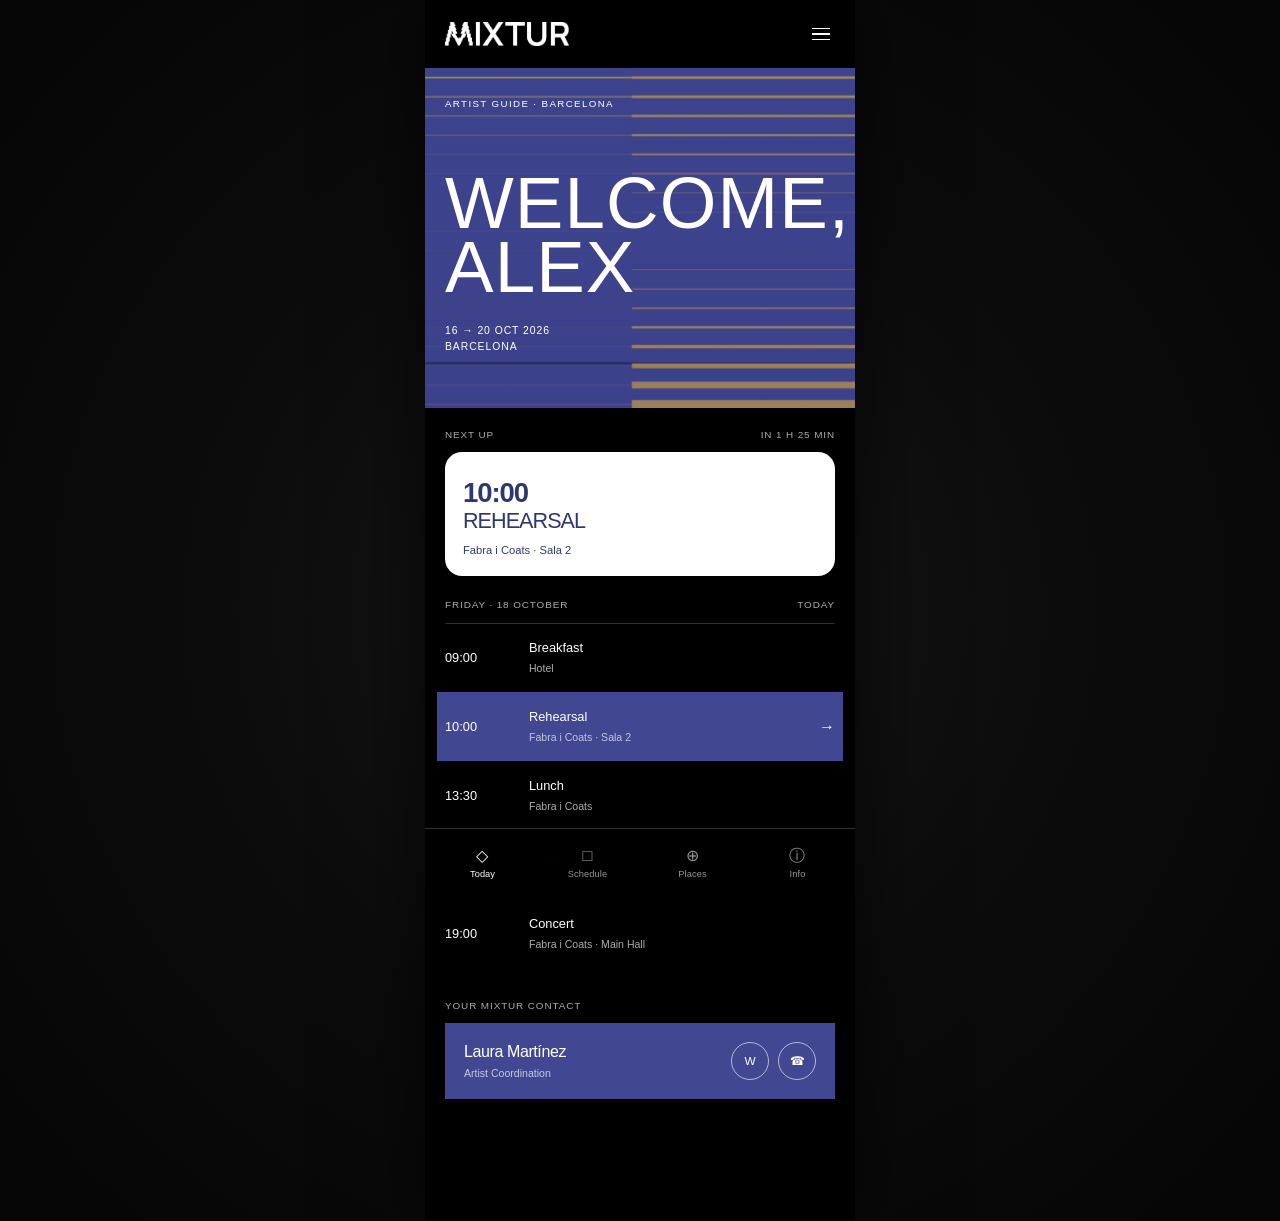
<file: index.html>
<!DOCTYPE html>
<html lang="en">

<head>
  <meta charset="UTF-8">
  <meta name="viewport" content="width=device-width, initial-scale=1.0">
  <meta name="theme-color" content="#000000">

  <title>Mixtur · Artist Guide</title>

  <link rel="stylesheet" href="style.css?v=2">
</head>

<body>

  <main class="app">

    <!-- HEADER -->
    <header class="topbar">

      <img
        src="logo-mixtur.png"
        alt="Mixtur"
        class="mixtur-logo"
      >

      <button
        class="menu-button"
        type="button"
        aria-label="Open menu"
      >
        <span></span>
        <span></span>
        <span></span>
      </button>

    </header>


    <!-- HERO -->
    <section class="hero">

      <div class="hero-overlay"></div>

      <div class="hero-content">

        <p class="eyebrow">
          Artist Guide · Barcelona
        </p>

        <h1 class="welcome">
          Welcome,<br>
          Alex
        </h1>

        <p class="stay-dates">
          16 → 20 OCT 2026<br>
          Barcelona
        </p>

      </div>

    </section>


    <!-- NEXT -->
    <section class="next-section">

      <div class="section-label">
        <span>Next up</span>
        <span>in 1 h 25 min</span>
      </div>

      <article class="next-card">

        <div class="next-card-content">

          <div class="next-time">
            10:00
          </div>

          <div class="next-title">
            Rehearsal
          </div>

          <div class="next-place">
            Fabra i Coats · Sala 2
          </div>

        </div>

      </article>

    </section>


    <!-- TODAY -->
    <section class="today-list">

      <div class="section-label schedule-heading">
        <span>Friday · 18 October</span>
        <span>Today</span>
      </div>


      <article class="today-item">

        <div class="today-time">
          09:00
        </div>

        <div class="today-info">

          <div class="today-title">
            Breakfast
          </div>

          <div class="today-place">
            Hotel
          </div>

        </div>

      </article>


      <article class="today-item highlight">

        <div class="today-time">
          10:00
        </div>

        <div class="today-info">

          <div class="today-title">
            Rehearsal
          </div>

          <div class="today-place">
            Fabra i Coats · Sala 2
          </div>

        </div>

        <div class="today-arrow">
          →
        </div>

      </article>


      <article class="today-item">

        <div class="today-time">
          13:30
        </div>

        <div class="today-info">

          <div class="today-title">
            Lunch
          </div>

          <div class="today-place">
            Fabra i Coats
          </div>

        </div>

      </article>


      <article class="today-item">

        <div class="today-time">
          17:30
        </div>

        <div class="today-info">

          <div class="today-title">
            Call time
          </div>

          <div class="today-place">
            Main Hall
          </div>

        </div>

      </article>


      <article class="today-item">

        <div class="today-time">
          19:00
        </div>

        <div class="today-info">

          <div class="today-title">
            Concert
          </div>

          <div class="today-place">
            Fabra i Coats · Main Hall
          </div>

        </div>

      </article>

    </section>


    <!-- CONTACT -->
    <section class="contact-wrap">

      <div class="section-label">
        <span>Your Mixtur contact</span>
      </div>

      <article class="contact-card">

        <div>

          <div class="contact-name">
            Laura Martínez
          </div>

          <div class="contact-role">
            Artist Coordination
          </div>

        </div>

        <div class="contact-actions">

          <a
            href="#"
            class="contact-action"
            data-contact-whatsapp
            aria-label="WhatsApp Mixtur contact"
          >
            W
          </a>

          <a
            href="#"
            class="contact-action"
            data-contact-call
            aria-label="Call Mixtur contact"
          >
            ☎
          </a>

        </div>

      </article>

    </section>


    <!-- BOTTOM NAV -->
    <nav
      class="bottom-nav"
      aria-label="Main navigation"
    >

      <a
        class="nav-item active"
        href="index.html"
      >
        <span class="nav-symbol">◇</span>
        <span>Today</span>
      </a>

      <a
        class="nav-item"
        href="schedule.html"
      >
        <span class="nav-symbol">□</span>
        <span>Schedule</span>
      </a>

      <a
        class="nav-item"
        href="places.html"
      >
        <span class="nav-symbol">⊕</span>
        <span>Places</span>
      </a>

      <a
        class="nav-item"
        href="info.html"
      >
        <span class="nav-symbol">ⓘ</span>
        <span>Info</span>
      </a>

    </nav>

  </main>


  <script src="venues.js?v=1"></script>
  <script src="script.js?v=30"></script>

</body>

</html>
</file>
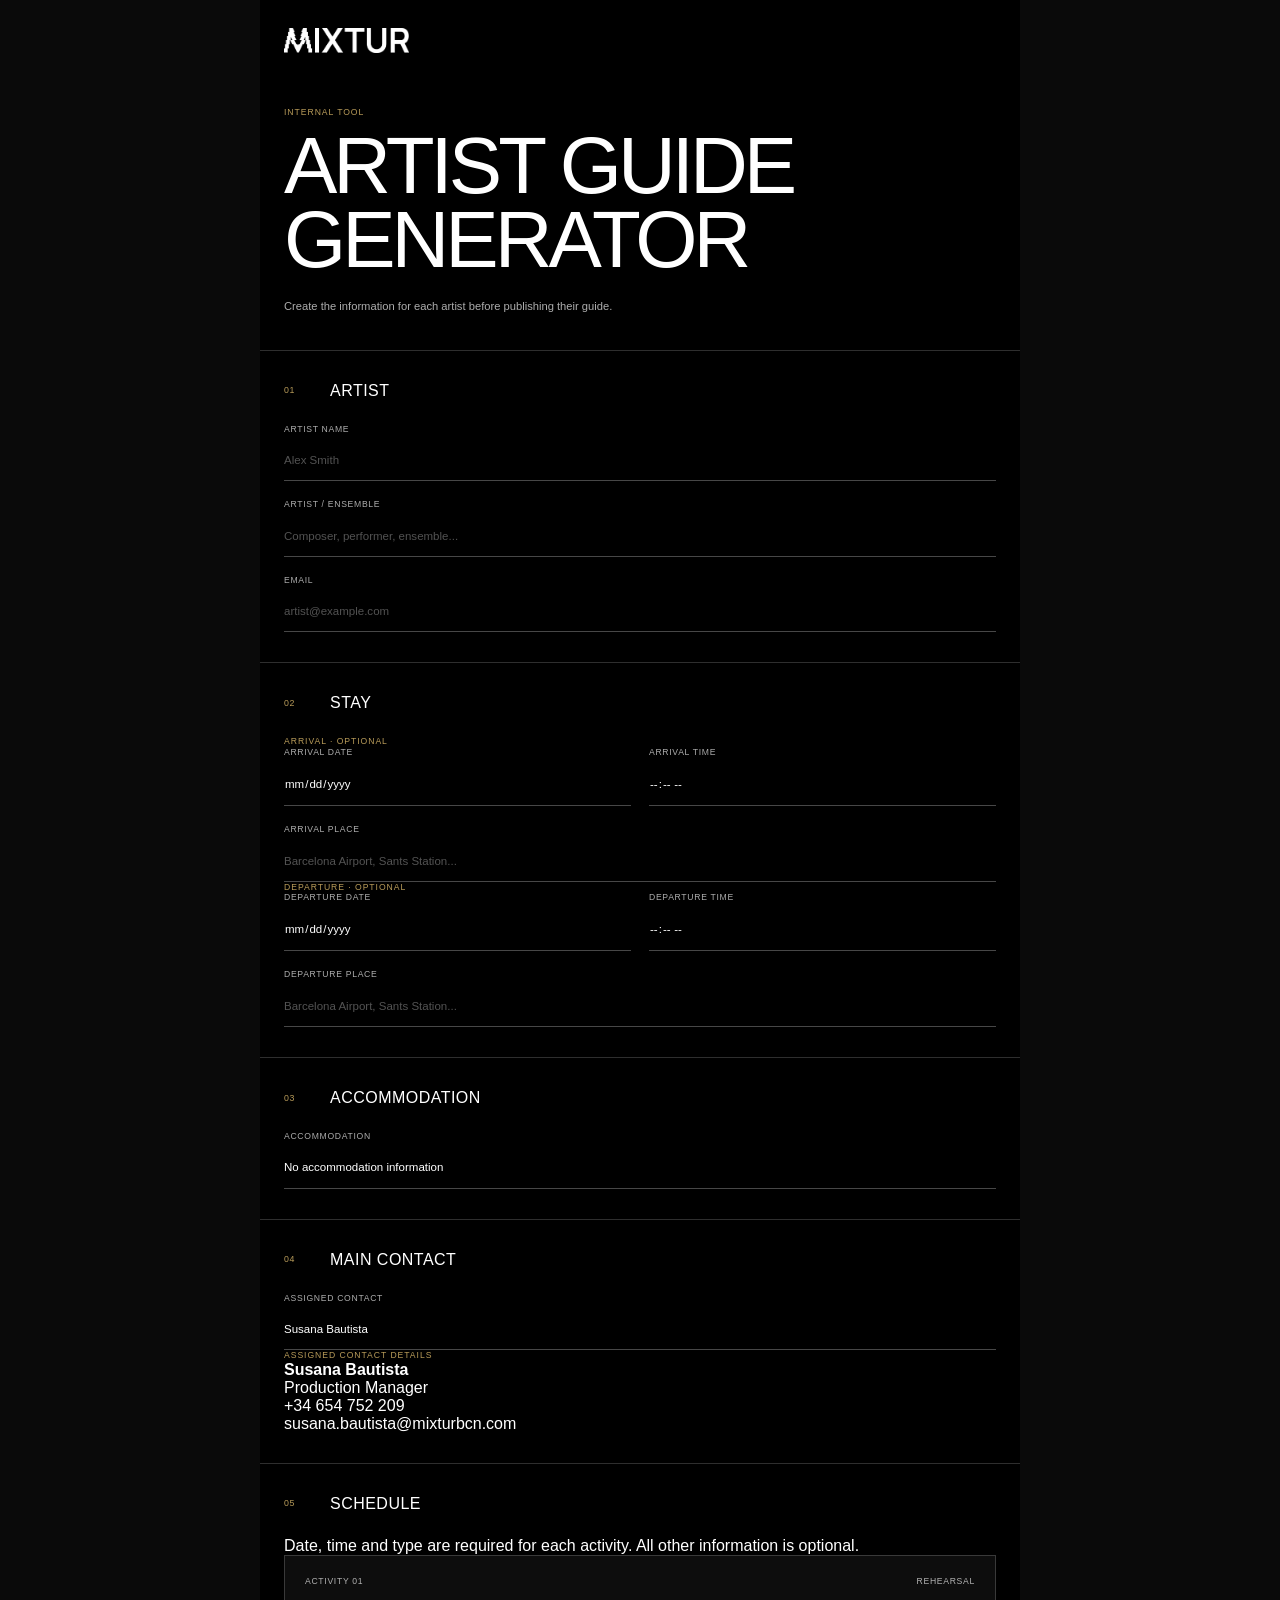
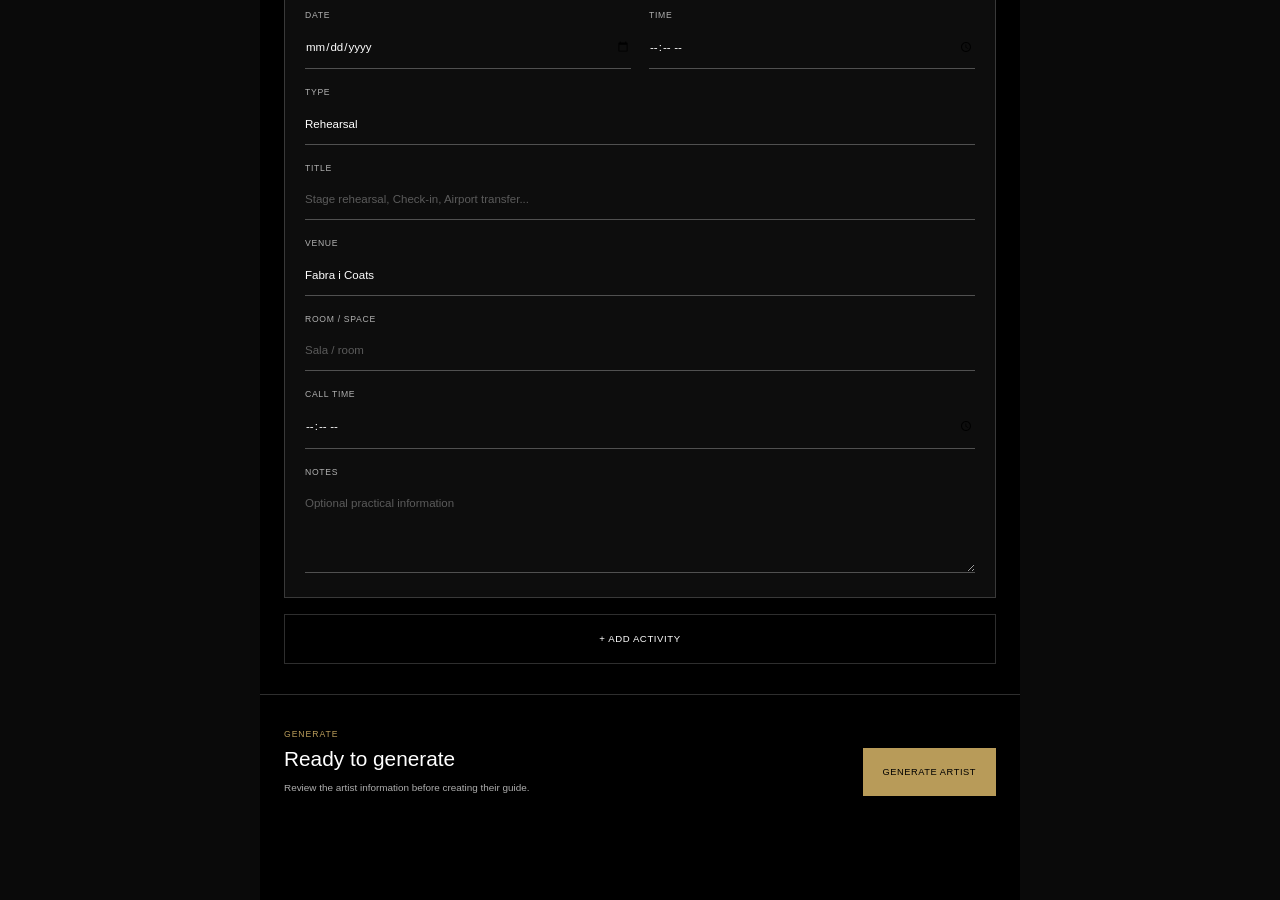
<file: admin.html>
<!DOCTYPE html>
<html lang="en">

<head>
  <meta charset="UTF-8">

  <meta
    name="viewport"
    content="width=device-width, initial-scale=1.0"
  >

  <meta
    name="theme-color"
    content="#000000"
  >

  <title>
    Mixtur · Artist Guide Generator
  </title>

  <link
    rel="stylesheet"
    href="style.css?v=8"
  >
</head>


<body class="admin-body">

  <main class="admin-app">


    <!-- ======================================
         HEADER
         ====================================== -->

    <header class="admin-header">

      <img
        src="logo-mixtur.png"
        alt="Mixtur"
        class="admin-logo"
      >

      <div class="admin-header-copy">

        <div class="admin-eyebrow">
          Internal tool
        </div>

        <h1>
          Artist Guide<br>
          Generator
        </h1>

        <p>
          Create the information for each
          artist before publishing their guide.
        </p>

      </div>

    </header>



    <!-- ======================================
         01 ARTIST
         ====================================== -->

    <section
      class="admin-section"
      data-admin-section="artist"
    >

      <div class="admin-section-heading">
        <span>01</span>
        <h2>Artist</h2>
      </div>


      <div class="admin-fields">

        <label class="admin-field">

          <span>
            Artist name
          </span>

          <input
            type="text"
            placeholder="Alex Smith"
            autocomplete="off"
          >

        </label>


        <label class="admin-field">

          <span>
            Artist / Ensemble
          </span>

          <input
            type="text"
            placeholder="Composer, performer, ensemble..."
            autocomplete="off"
          >

        </label>


        <label class="admin-field">

          <span>
            Email
          </span>

          <input
            type="email"
            placeholder="artist@example.com"
            autocomplete="off"
          >

        </label>

      </div>

    </section>



    <!-- ======================================
         02 TRAVEL / STAY
         ====================================== -->

    <section
      class="admin-section"
      data-admin-section="stay"
    >

      <div class="admin-section-heading">
        <span>02</span>
        <h2>Stay</h2>
      </div>


      <div class="admin-eyebrow">
        Arrival · Optional
      </div>


      <div class="admin-fields admin-grid-two">

        <label class="admin-field">

          <span>
            Arrival date
          </span>

          <input type="date">

        </label>


        <label class="admin-field">

          <span>
            Arrival time
          </span>

          <input type="time">

        </label>

      </div>


      <div class="admin-fields">

        <label class="admin-field">

          <span>
            Arrival place
          </span>

          <input
            type="text"
            placeholder="Barcelona Airport, Sants Station..."
            autocomplete="off"
          >

        </label>

      </div>



      <div class="admin-eyebrow">
        Departure · Optional
      </div>


      <div class="admin-fields admin-grid-two">

        <label class="admin-field">

          <span>
            Departure date
          </span>

          <input type="date">

        </label>


        <label class="admin-field">

          <span>
            Departure time
          </span>

          <input type="time">

        </label>

      </div>


      <div class="admin-fields">

        <label class="admin-field">

          <span>
            Departure place
          </span>

          <input
            type="text"
            placeholder="Barcelona Airport, Sants Station..."
            autocomplete="off"
          >

        </label>

      </div>

    </section>



    <!-- ======================================
         03 ACCOMMODATION
         ====================================== -->

    <section
      class="admin-section"
      data-admin-section="hotel"
    >

      <div class="admin-section-heading">
        <span>03</span>
        <h2>Accommodation</h2>
      </div>


      <label class="admin-field">

        <span>
          Accommodation
        </span>

        <select id="admin-hotel-status">
          <option value="no">
            No accommodation information
          </option>

          <option value="yes">
            Add accommodation
          </option>
        </select>

      </label>


      <div
        id="admin-hotel-fields"
        hidden
      >

        <div class="admin-fields">

          <label class="admin-field">

            <span>
              Hotel name
            </span>

            <input
              type="text"
              placeholder="Hotel name"
              autocomplete="off"
            >

          </label>


          <label class="admin-field">

            <span>
              Address
            </span>

            <input
              type="text"
              placeholder="Street, number, Barcelona"
              autocomplete="off"
            >

          </label>

        </div>


        <div class="admin-eyebrow">
          Check-in · Optional
        </div>
        
        <div class="admin-fields admin-grid-two">
        
          <label class="admin-field">
        
            <span>
              Check-in date
            </span>
        
            <input type="date">
        
          </label>
        
        
          <label class="admin-field">
        
            <span>
              Check-in time
            </span>
        
            <input type="time">
        
          </label>
        
        </div>
        
        
        <div class="admin-eyebrow">
          Check-out · Optional
        </div>
        
        <div class="admin-fields admin-grid-two">
        
          <label class="admin-field">
        
            <span>
              Check-out date
            </span>
        
            <input type="date">
        
          </label>
        
        
          <label class="admin-field">
        
            <span>
              Check-out time
            </span>
        
            <input type="time">
        
          </label>
        
        </div>

      </div>

    </section>



    <!-- ======================================
         04 MAIN CONTACT
         ====================================== -->

    <section
      class="admin-section"
      data-admin-section="contact"
    >

      <div class="admin-section-heading">
        <span>04</span>
        <h2>Main contact</h2>
      </div>


      <div class="admin-fields">

        <label class="admin-field">

          <span>
            Assigned contact
          </span>

          <select>

            <option value="Susana Bautista">
              Susana Bautista
            </option>

            <option value="Ánxe Faraldo">
              Ánxe Faraldo
            </option>

            <option value="Jaume Cortacans">
              Jaume Cortacans
            </option>

            <option value="Catalina Riutort">
              Catalina Riutort
            </option>

            <option value="Flavio de Sa">
              Flavio de Sa
            </option>

          </select>

        </label>

      </div>


      <div
        class="admin-contact-preview"
        id="admin-contact-preview"
      ></div>

    </section>



    <!-- ======================================
         05 SCHEDULE
         ====================================== -->

    <section
      class="admin-section"
      data-admin-section="schedule"
    >

      <div class="admin-section-heading">
        <span>05</span>
        <h2>Schedule</h2>
      </div>


      <p class="admin-section-note">
        Date, time and type are required for each activity.
        All other information is optional.
      </p>


      <article class="admin-activity">

        <div class="admin-activity-top">

          <span>
            Activity 01
          </span>

          <span>
            Rehearsal
          </span>

        </div>


        <div class="admin-fields admin-grid-two">

          <label class="admin-field">

            <span>
              Date
            </span>

            <input type="date">

          </label>


          <label class="admin-field">

            <span>
              Time
            </span>

            <input type="time">

          </label>

        </div>


        <div class="admin-fields">

          <label class="admin-field">

            <span>
              Type
            </span>

            <select>

              <option>
                Rehearsal
              </option>

              <option>
                Performance
              </option>

              <option>
                Reading Session
              </option>

              <option>
                Hotel
              </option>

              <option>
                Meal
              </option>

              <option>
                Travel
              </option>

              <option>
                Other
              </option>

            </select>

          </label>


          <label class="admin-field">

            <span>
              Title
            </span>

            <input
              type="text"
              placeholder="Stage rehearsal, Check-in, Airport transfer..."
              autocomplete="off"
            >

          </label>


          <!--
            These three fields are transformed
            by admin.js into dynamic fields.
          -->

          <label class="admin-field">

            <span>
              Venue
            </span>

            <select>

              <option>Fabra i Coats</option>
              <option>ESMUC</option>
              <option>PHONOS</option>
              <option>Museu de la Música</option>
              <option>Taller de Músics</option>
              <option>CMMB</option>
              <option>Santa Mònica</option>
              <option>L'Auditori</option>
              <option>Espai Bota</option>
              <option>ALMO2BAR</option>
              <option>Sala Taro</option>
              <option>Other</option>
            
            </select>

          </label>


          <label class="admin-field">

            <span>
              Room / Space
            </span>

            <input
              type="text"
              placeholder="Sala / room"
              autocomplete="off"
            >

          </label>


          <label class="admin-field">

            <span>
              Call time
            </span>

            <input type="time">

          </label>


          <label class="admin-field">

            <span>
              Notes
            </span>

            <textarea
              rows="3"
              placeholder="Optional practical information"
            ></textarea>

          </label>

        </div>

      </article>



      <button
        type="button"
        class="admin-add-button"
      >
        + Add activity
      </button>

    </section>



    <!-- ======================================
         GENERATE
         ====================================== -->

    <section class="admin-generate">

      <div>

        <div class="admin-eyebrow">
          Generate
        </div>

        <h2>
          Ready to generate
        </h2>

        <p>
          Review the artist information
          before creating their guide.
        </p>

      </div>


      <div
        id="admin-validation-message"
        class="admin-validation-message"
        hidden
      ></div>


      <button
        type="button"
        class="admin-generate-button"
      >
        Generate Artist
      </button>

    </section>



    <!-- ======================================
         RESULT
         ====================================== -->

    <section
      class="admin-preview"
      id="artist-preview"
      hidden
    >

      <div class="admin-section-heading">

        <span>
          Result
        </span>

        <h2>
          Artist guide
        </h2>

      </div>


      <div class="admin-preview-header">

        <div>

          <div class="admin-eyebrow">
            Artist
          </div>

          <h3 id="preview-artist-name">
            —
          </h3>

        </div>


        <div class="admin-preview-slug">

          <span>
            Artist ID
          </span>

          <strong id="preview-artist-slug">
            —
          </strong>

        </div>

      </div>


      <pre
        class="admin-preview-code"
        id="preview-json"
      ></pre>


      <div class="admin-result-actions">

        <button
          type="button"
          class="admin-download-button"
          id="download-artist-file"
        >
          Download Artist File
        </button>


        <div class="admin-link-block">

          <span>
            Artist link
          </span>


          <div class="admin-link-row">

            <input
              type="text"
              id="artist-link"
              readonly
            >


            <button
              type="button"
              id="copy-artist-link"
            >
              Copy link
            </button>

          </div>

        </div>

      </div>

    </section>


  </main>


  <script src="admin.js?v=9"></script>

</body>

</html>
</file>
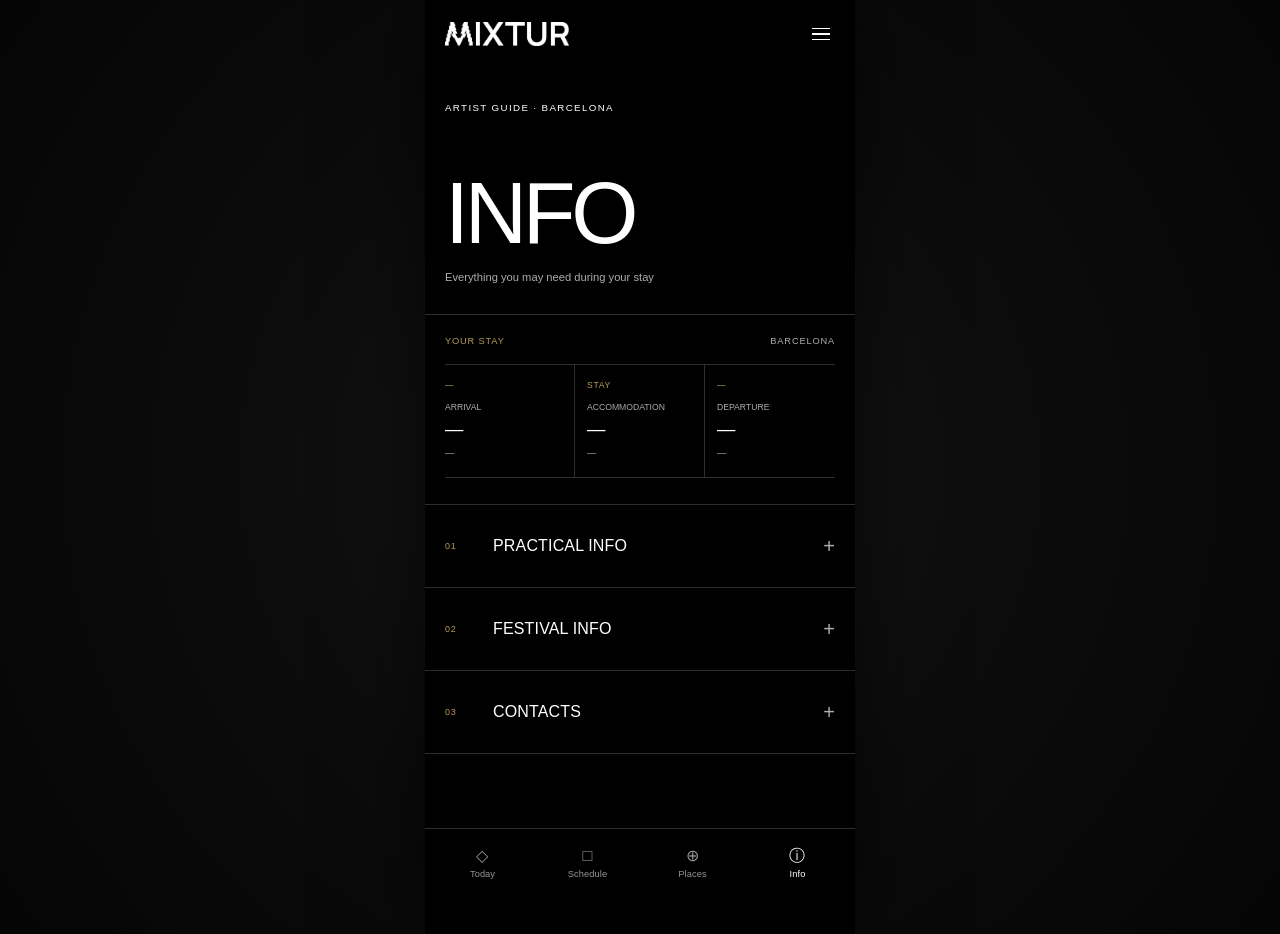
<file: info.html>
<!DOCTYPE html>
<html lang="en">

<head>
  <meta charset="UTF-8">

  <meta
    name="viewport"
    content="width=device-width, initial-scale=1.0"
  >

  <meta
    name="theme-color"
    content="#000000"
  >

  <title>Mixtur · Info</title>

  <link
    rel="stylesheet"
    href="style.css?v=2"
  >
</head>


<body>

  <main class="app">


    <!-- ======================================
         HEADER
         ====================================== -->

    <header class="topbar">

      <a
        href="index.html"
        aria-label="Back to Today"
      >
        <img
          src="logo-mixtur.png"
          alt="Mixtur"
          class="mixtur-logo"
        >
      </a>


      <button
        class="menu-button"
        aria-label="Open menu"
        type="button"
      >
        <span></span>
        <span></span>
        <span></span>
      </button>

    </header>



    <!-- ======================================
         INFO HERO
         ====================================== -->

    <section class="info-hero">

      <div class="info-hero-content">

        <p class="eyebrow">
          Artist Guide · Barcelona
        </p>

        <h1 class="info-title">
          Info
        </h1>

        <p class="info-subtitle">
          Everything you may need during your stay
        </p>

      </div>

    </section>



    <!-- ======================================
         STAY SUMMARY
         ====================================== -->

    <section class="stay-summary">

      <div class="stay-summary-heading">

        <span>
          Your stay
        </span>

        <span>
          Barcelona
        </span>

      </div>


      <div class="stay-summary-grid">


        <!-- ARRIVAL -->

        <article
          class="stay-summary-card"
          data-stay-arrival
        >

          <div
            class="stay-summary-date"
            data-arrival-date
          >
            —
          </div>

          <div class="stay-summary-type">
            Arrival
          </div>

          <h2 data-arrival-time>
            —
          </h2>

          <p data-arrival-place>
            —
          </p>

        </article>



        <!-- ACCOMMODATION · OPTIONAL -->

        <article
          class="stay-summary-card"
          data-stay-hotel
        >

          <div class="stay-summary-date">
            STAY
          </div>

          <div class="stay-summary-type">
            Accommodation
          </div>

          <h2 data-hotel-name>
            —
          </h2>

          <p data-hotel-summary>
            —
          </p>

        </article>



        <!-- DEPARTURE -->

        <article
          class="stay-summary-card"
          data-stay-departure
        >

          <div
            class="stay-summary-date"
            data-departure-date
          >
            —
          </div>

          <div class="stay-summary-type">
            Departure
          </div>

          <h2 data-departure-time>
            —
          </h2>

          <p data-departure-place>
            —
          </p>

        </article>


      </div>

    </section>



    <!-- ======================================
         INFO INDEX
         ====================================== -->

    <section class="info-list">


      <!-- ====================================
           PRACTICAL INFO
           ==================================== -->

      <article
        class="info-section"
        id="getting-around"
      >

        <button
          class="info-toggle"
          type="button"
          aria-expanded="false"
        >

          <span class="info-number">
            01
          </span>

          <span class="info-toggle-title">
            Practical Info
          </span>

          <span class="info-toggle-symbol">
            +
          </span>

        </button>


        <div class="info-content">


          <div class="info-group-label">
            Getting around
          </div>


          <a
            href="#"
            class="info-detail-link info-panel-trigger"
            data-panel="taxi-panel"
          >

            <div>

              <span class="info-detail-title">
                Taxi
              </span>

              <span class="info-detail-description">
                Apps · Booking · Practical tips
              </span>

            </div>

            <span class="info-detail-arrow">
              →
            </span>

          </a>



          <div class="info-row">

            <span class="info-label">
              Emergency
            </span>

            <div class="info-value">
              112
              <span>
                Emergency services
              </span>
            </div>

          </div>


          <div class="info-row">

            <span class="info-label">
              Language
            </span>

            <div class="info-value">
              Catalan · Spanish
              <span>
                English widely understood
              </span>
            </div>

          </div>


          <div class="info-row">

            <span class="info-label">
              Currency
            </span>

            <div class="info-value">
              Euro · €
              <span>
                Cards widely accepted
              </span>
            </div>

          </div>


        </div>

      </article>



      <!-- ====================================
           FESTIVAL INFO
           ==================================== -->

      <article class="info-section">

        <button
          class="info-toggle"
          type="button"
          aria-expanded="false"
        >

          <span class="info-number">
            02
          </span>

          <span class="info-toggle-title">
            Festival Info
          </span>

          <span class="info-toggle-symbol">
            +
          </span>

        </button>


        <div class="info-content">


          <a
            href="#"
            class="info-detail-link info-panel-trigger"
            data-panel="accreditation-panel"
          >

            <div>

              <span class="info-detail-title">
                Accreditation
              </span>

              <span class="info-detail-description">
                Where · When · Collection
              </span>

            </div>

            <span class="info-detail-arrow">
              →
            </span>

          </a>


          <a
            href="#"
            class="info-detail-link info-panel-trigger"
            data-panel="guest-panel"
          >

            <div>

              <span class="info-detail-title">
                Guest List
              </span>

              <span class="info-detail-description">
                Artist guests · Requests
              </span>

            </div>

            <span class="info-detail-arrow">
              →
            </span>

          </a>


          <a
            href="#"
            class="info-detail-link info-panel-trigger"
            data-panel="access-panel"
          >

            <div>

              <span class="info-detail-title">
                Venue Access
              </span>

              <span class="info-detail-description">
                Artist entrance · Backstage
              </span>

            </div>

            <span class="info-detail-arrow">
              →
            </span>

          </a>


          <a
            href="#"
            class="info-detail-link info-panel-trigger"
            data-panel="wifi-panel"
          >

            <div>

              <span class="info-detail-title">
                Wi-Fi
              </span>

              <span class="info-detail-description">
                Networks by venue
              </span>

            </div>

            <span class="info-detail-arrow">
              →
            </span>

          </a>


          <a
            href="#"
            class="info-detail-link info-panel-trigger"
            data-panel="technical-panel"
          >

            <div>

              <span class="info-detail-title">
                Technical
              </span>

              <span class="info-detail-description">
                Stage · Equipment · Technical contact
              </span>

            </div>

            <span class="info-detail-arrow">
              →
            </span>

          </a>


          <div class="info-row">

            <span class="info-label">
              Schedule
            </span>

            <div class="info-value">
              Your personal timetable
              <span>
                Always follow the Schedule section
              </span>
            </div>

          </div>


        </div>

      </article>



      <!-- ====================================
           CONTACTS
           ==================================== -->

      <article
        class="info-section"
        id="my-contact"
      >

        <button
          class="info-toggle"
          type="button"
          aria-expanded="false"
        >

          <span class="info-number">
            03
          </span>

          <span class="info-toggle-title">
            Contacts
          </span>

          <span class="info-toggle-symbol">
            +
          </span>

        </button>


        <div class="info-content">


          <div class="main-contact-card">

            <div class="main-contact-top">

              <div
                class="contact-avatar"
                data-contact-avatar
              >
                —
              </div>


              <div>

                <p class="main-contact-label">
                  Your contact
                </p>

                <h2 data-contact-name>
                  —
                </h2>

                <p
                  class="main-contact-role"
                  data-contact-role
                >
                  —
                </p>

              </div>

            </div>


            <p class="main-contact-description">
              Your main contact during the festival
            </p>


            <div class="main-contact-actions">
            
              <a
                href="#"
                data-contact-whatsapp
              >
                WhatsApp
                <span>→</span>
              </a>
            
              <a
                href="#"
                data-contact-call
              >
                Call
                <span>→</span>
              </a>
            
              <a
                href="#"
                data-contact-email
              >
                Email
                <span>→</span>
              </a>
            
            </div>

          </div>


        </div>

      </article>


    </section>



    <!-- ======================================
         METRO & BUS PANEL
         ====================================== -->

    <div
      class="place-panel"
      id="metro-panel"
      aria-hidden="true"
    >

      <div class="panel-backdrop"></div>


      <section class="panel-sheet">

        <div class="panel-handle"></div>


        <div class="panel-header">

          <div>

            <p class="panel-location">
              Getting around Barcelona
            </p>

            <h2>
              Metro & Bus
            </h2>

            <p class="panel-intro">
              Recommended transport options during your stay
            </p>

          </div>


          <button
            class="panel-close"
            type="button"
            aria-label="Close"
          >
            ×
          </button>

        </div>


        <div class="panel-list">


          <article class="panel-place">

            <div class="panel-place-meta">
              Recommended · Occasional use
            </div>

            <h3>
              T-casual · 1 zone
            </h3>

            <p>
              10 journeys · €13.00
            </p>

            <p>
              A good option if you only expect to use public
              transport a few times during the festival.
            </p>

          </article>


          <article class="panel-place">

            <div class="panel-place-meta">
              Recommended · Frequent use
            </div>

            <h3>
              T-usual · 1 zone
            </h3>

            <p>
              Unlimited travel for 30 days · €22.80
            </p>

            <p>
              Best option if you expect to travel frequently.
              Personal and non-transferable.
            </p>

          </article>


          <article class="panel-place">

            <div class="panel-place-meta">
              Important
            </div>

            <h3>
              Airport
            </h3>

            <p>
              T-usual is valid at Aeroport T1 and T2 metro
              stations. T-casual is not valid for the airport
              metro stations.
            </p>

          </article>


          <article class="panel-place">

            <div class="panel-place-meta">
              Where to buy
            </div>

            <h3>
              Metro ticket machines
            </h3>

            <p>
              Tickets can be purchased at metro stations.
              Follow the instructions for T-mobilitat.
            </p>

          </article>


        </div>

      </section>

    </div>



    <!-- ======================================
         TAXI PANEL
         ====================================== -->

    <div
      class="place-panel"
      id="taxi-panel"
      aria-hidden="true"
    >

      <div class="panel-backdrop"></div>


      <section class="panel-sheet">

        <div class="panel-handle"></div>


        <div class="panel-header">

          <div>

            <p class="panel-location">
              Getting around Barcelona
            </p>

            <h2>
              Taxi
            </h2>

            <p class="panel-intro">
              Official taxis are black and yellow
            </p>

          </div>


          <button
            class="panel-close"
            type="button"
            aria-label="Close"
          >
            ×
          </button>

        </div>


        <div class="panel-list">


          <article class="panel-place">

            <div class="panel-place-meta">
              Official option
            </div>

            <h3>
              AMB Mobilitat · Picmi
            </h3>

            <p>
              Request the nearest metropolitan taxi from your phone.
            </p>

          </article>


          <article class="panel-place">

            <div class="panel-place-meta">
              App
            </div>

            <h3>
              FREENOW
            </h3>

            <p>
              Book and pay for Barcelona taxis through the app.
            </p>

          </article>


          <article class="panel-place">

            <div class="panel-place-meta">
              Practical
            </div>

            <h3>
              Street taxis
            </h3>

            <p>
              Available taxis can also be hailed directly on the street
              or found at official taxi ranks.
            </p>

          </article>


        </div>

      </section>

    </div>



    <!-- ======================================
         ACCREDITATION PANEL
         ====================================== -->

    <div
      class="place-panel"
      id="accreditation-panel"
      aria-hidden="true"
    >

      <div class="panel-backdrop"></div>

      <section class="panel-sheet">

        <div class="panel-handle"></div>


        <div class="panel-header">

          <div>

            <p class="panel-location">
              Festival Info
            </p>

            <h2>
              Accreditation
            </h2>

          </div>


          <button
            class="panel-close"
            type="button"
            aria-label="Close"
          >
            ×
          </button>

        </div>


        <div class="panel-list">

          <article class="panel-place">

            <div class="panel-place-meta">
              Collection
            </div>

            <h3>
              Festival desk
            </h3>

            <p>
              Your accreditation will be available at the designated
              Mixtur welcome or festival desk.
            </p>

          </article>


          <article class="panel-place">

            <div class="panel-place-meta">
              If you have a problem
            </div>

            <h3>
              Contact your artist coordinator
            </h3>

            <p>
              Your main contact can help if your accreditation is
              missing or you arrive outside the expected time.
            </p>

          </article>

        </div>

      </section>

    </div>



    <!-- ======================================
         GUEST LIST PANEL
         ====================================== -->

    <div
      class="place-panel"
      id="guest-panel"
      aria-hidden="true"
    >

      <div class="panel-backdrop"></div>

      <section class="panel-sheet">

        <div class="panel-handle"></div>


        <div class="panel-header">

          <div>

            <p class="panel-location">
              Festival Info
            </p>

            <h2>
              Guest List
            </h2>

          </div>


          <button
            class="panel-close"
            type="button"
            aria-label="Close"
          >
            ×
          </button>

        </div>


        <div class="panel-list">

          <article class="panel-place">

            <div class="panel-place-meta">
              Artist guests
            </div>

            <h3>
              Request in advance
            </h3>

            <p>
              Contact Artist Coordination if you need to add guests
              to one of your festival activities.
            </p>

          </article>

        </div>

      </section>

    </div>



    <!-- ======================================
         VENUE ACCESS PANEL
         ====================================== -->

    <div
      class="place-panel"
      id="access-panel"
      aria-hidden="true"
    >

      <div class="panel-backdrop"></div>

      <section class="panel-sheet">

        <div class="panel-handle"></div>


        <div class="panel-header">

          <div>

            <p class="panel-location">
              Festival Info
            </p>

            <h2>
              Venue Access
            </h2>

          </div>


          <button
            class="panel-close"
            type="button"
            aria-label="Close"
          >
            ×
          </button>

        </div>


        <div class="panel-list">

          <article class="panel-place">

            <div class="panel-place-meta">
              Artist entrance
            </div>

            <h3>
              Follow your schedule
            </h3>

            <p>
              Arrival instructions and call times should always follow
              your personal Mixtur timetable.
            </p>

          </article>


          <article class="panel-place">

            <div class="panel-place-meta">
              Assistance
            </div>

            <h3>
              Contact Artist Coordination
            </h3>

            <p>
              If you cannot find the correct entrance or backstage
              area, contact your assigned coordinator.
            </p>

          </article>

        </div>

      </section>

    </div>



    <!-- ======================================
         TECHNICAL PANEL
         ====================================== -->

    <div
      class="place-panel"
      id="technical-panel"
      aria-hidden="true"
    >

      <div class="panel-backdrop"></div>

      <section class="panel-sheet">

        <div class="panel-handle"></div>


        <div class="panel-header">

          <div>

            <p class="panel-location">
              Festival Info
            </p>

            <h2>
              Technical
            </h2>

          </div>


          <button
            class="panel-close"
            type="button"
            aria-label="Close"
          >
            ×
          </button>

        </div>


        <div class="panel-list">

          <article class="panel-place">

            <div class="panel-place-meta">
              Technical Manager
            </div>

            <h3>
              Anxe Faraldo
            </h3>

            <p>
              Stage · Equipment · Technical requirements
            </p>

            <a
              href="https://wa.me/34617456373"
              target="_blank"
              rel="noopener noreferrer"
            >
              WhatsApp
              <span>→</span>
            </a>

          </article>

        </div>

      </section>

    </div>



    <!-- ======================================
         BOTTOM NAV
         ====================================== -->

    <nav
      class="bottom-nav"
      aria-label="Main navigation"
    >

      <a
        class="nav-item"
        href="index.html"
      >
        <span class="nav-symbol">◇</span>
        <span>Today</span>
      </a>


      <a
        class="nav-item"
        href="schedule.html"
      >
        <span class="nav-symbol">□</span>
        <span>Schedule</span>
      </a>


      <a
        class="nav-item"
        href="places.html"
      >
        <span class="nav-symbol">⊕</span>
        <span>Places</span>
      </a>


      <a
        class="nav-item active"
        href="info.html"
      >
        <span class="nav-symbol">ⓘ</span>
        <span>Info</span>
      </a>

    </nav>


  </main>


  <script src="venues.js?v=1"></script>
  <script src="script.js?v=30"></script>

</body>

</html>
</file>
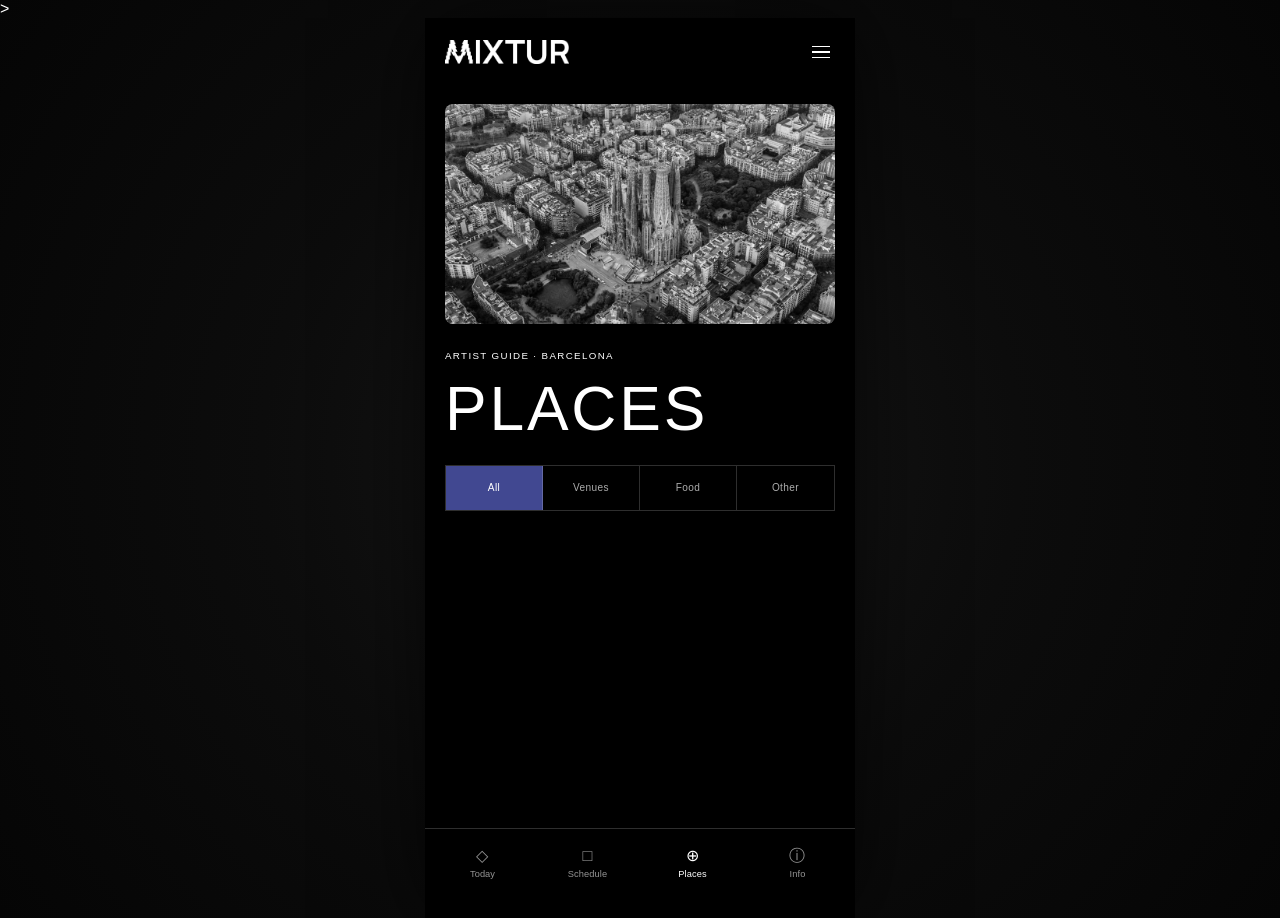
<file: places.html>
<!DOCTYPE html>
<html lang="en">

<head>
  <meta charset="UTF-8">

  <meta
    name="viewport"
    content="width=device-width, initial-scale=1.0"
  >

  <meta
    name="theme-color"
    content="#000000"
  >

  <title>Mixtur · Places</title>

  <link
    rel="stylesheet"
    href="style.css?v=2">
  >
</head>


<body>

  <main class="app">


    <!-- ======================================
         HEADER
         ====================================== -->

    <header class="topbar">

      <a
        href="index.html"
        aria-label="Back to Today"
      >

        <img
          src="logo-mixtur.png"
          alt="Mixtur"
          class="mixtur-logo"
        >

      </a>


      <button
        class="menu-button"
        aria-label="Open menu"
        type="button"
      >
        <span></span>
        <span></span>
        <span></span>
      </button>

    </header>



    <!-- ======================================
         PLACES INTRO
         ====================================== -->

    <section class="places-intro">

      <div class="places-cover">
        <img
          src="images/venues/barcelona-cover.jpg"
          alt="Barcelona"
        >
        <span>
          Barcelona
        </span>
      </div>


      <div class="places-heading">

        <p class="eyebrow">
          Artist Guide · Barcelona
        </p>

        <h1 class="places-title">
          Places
        </h1>

      </div>

    </section>



    <!-- ======================================
         FILTERS
         ====================================== -->

    <section
      class="places-filters"
      aria-label="Place categories"
    >

      <button
        class="place-filter active"
        data-filter="all"
        type="button"
      >
        All
      </button>


      <button
        class="place-filter"
        data-filter="venues"
        type="button"
      >
        Venues
      </button>


      <button
        class="place-filter"
        data-filter="food"
        type="button"
      >
        Food
      </button>


      <button
        class="place-filter"
        data-filter="other"
        type="button"
      >
        Other
      </button>

    </section>



    <!-- ======================================
     PLACES LIST
     ====================================== -->

<section
  class="places-list"
  data-places-list
>
</section>



    <!-- ======================================
         BOTTOM NAVIGATION
         ====================================== -->

    <nav
      class="bottom-nav"
      aria-label="Main navigation"
    >

      <a
        class="nav-item"
        href="index.html"
      >
        <span class="nav-symbol">◇</span>
        <span>Today</span>
      </a>


      <a
        class="nav-item"
        href="schedule.html"
      >
        <span class="nav-symbol">□</span>
        <span>Schedule</span>
      </a>


      <a
        class="nav-item active"
        href="places.html"
      >
        <span class="nav-symbol">⊕</span>
        <span>Places</span>
      </a>


      <a
        class="nav-item"
        href="info.html"
      >
        <span class="nav-symbol">ⓘ</span>
        <span>Info</span>
      </a>

    </nav>


  </main>
  
  <script src="venues.js?v=1"></script>
  <script src="script.js?v=30"></script>

</body>

</html>
</file>
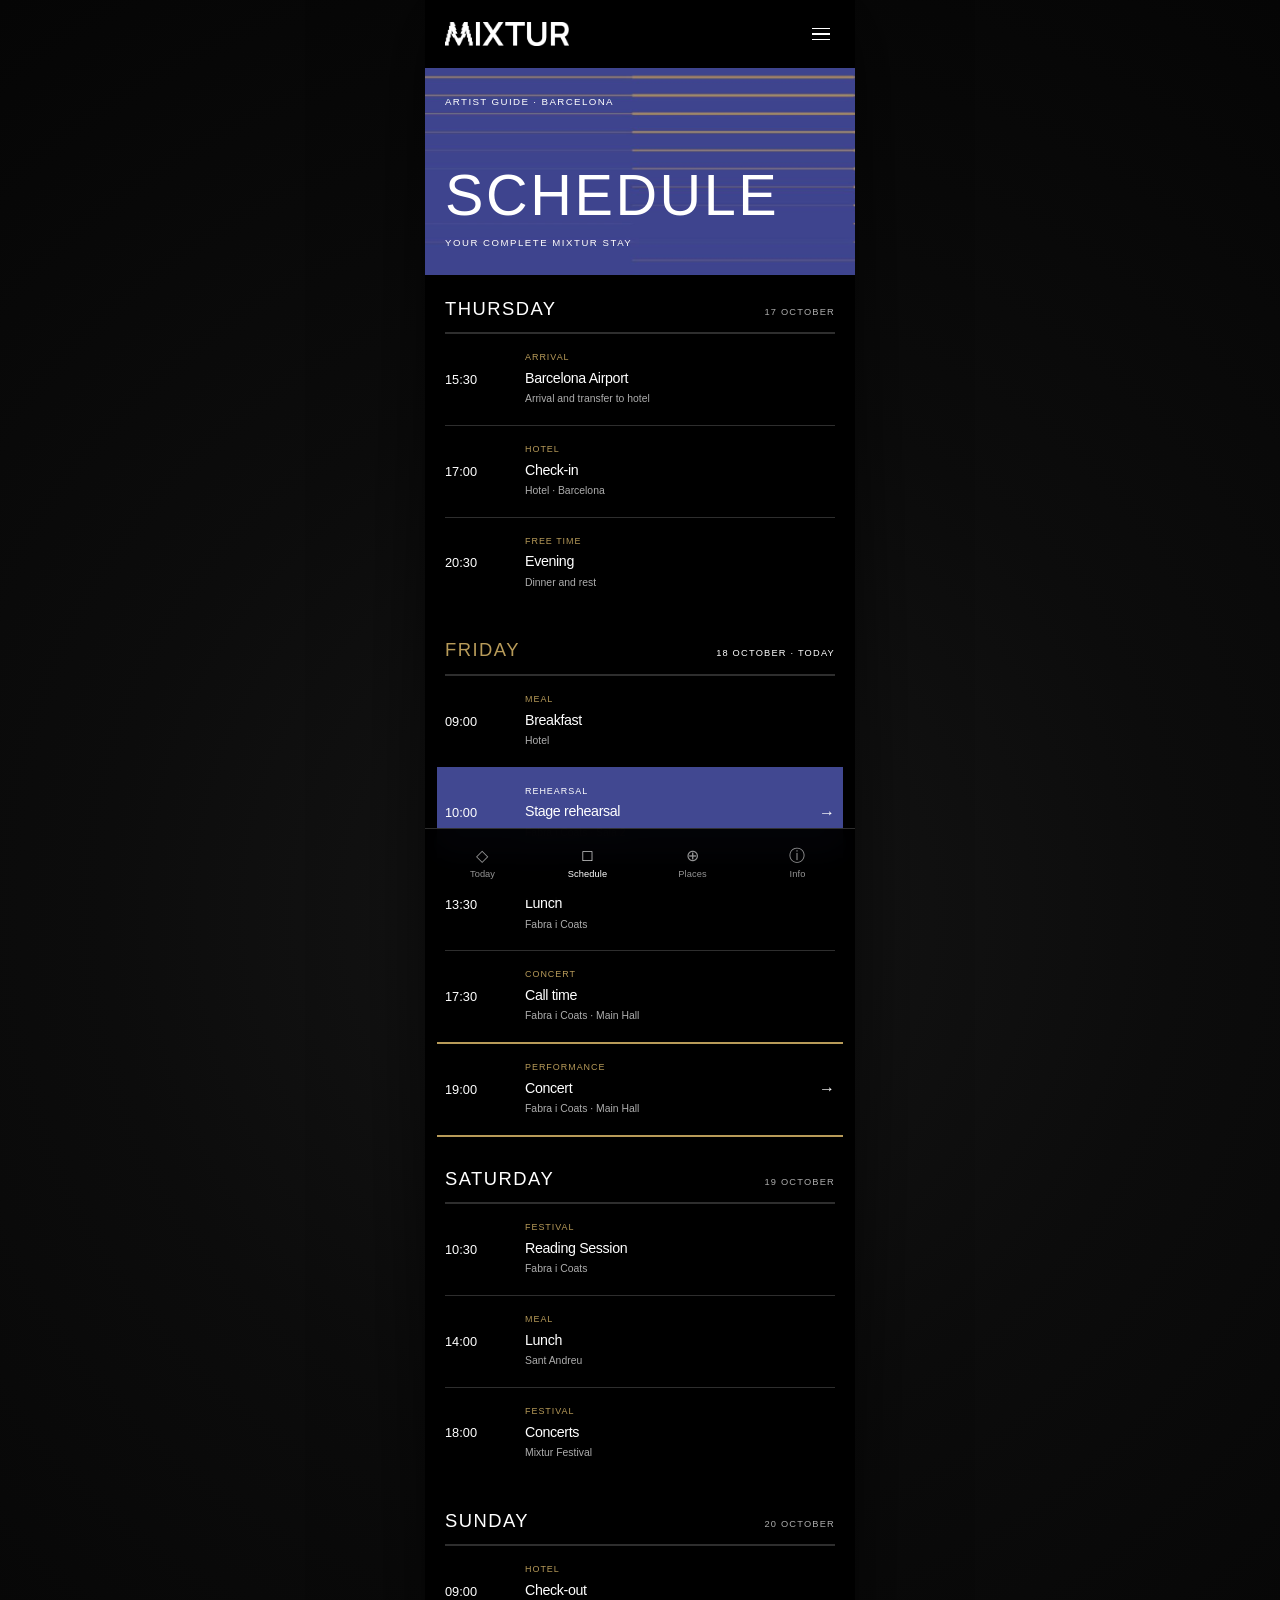
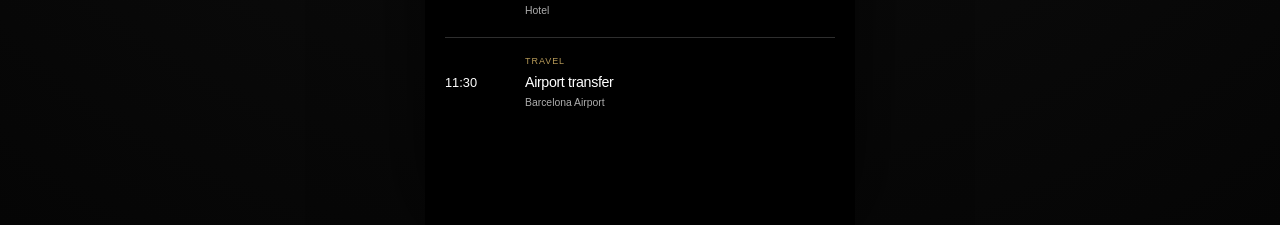
<file: schedule.html>
<!DOCTYPE html>
<html lang="en">

<head>
  <meta charset="UTF-8">
  <meta name="viewport" content="width=device-width, initial-scale=1.0">
  <meta name="theme-color" content="#000000">

  <title>Mixtur · Schedule</title>

  <link rel="stylesheet" href="style.css?v=13">
</head>

<body>

  <main class="app">

    <!-- HEADER -->
    <header class="topbar">

      <a href="index.html" aria-label="Back to Today">
        <img
          src="logo-mixtur.png"
          alt="Mixtur"
          class="mixtur-logo"
        >
      </a>

      <button class="menu-button" aria-label="Open menu">
        <span></span>
        <span></span>
        <span></span>
      </button>

    </header>


    <!-- PAGE INTRO -->
    <section class="schedule-hero">

      <div class="schedule-hero-content">

        <p class="eyebrow">
          Artist Guide · Barcelona
        </p>

        <h1 class="schedule-page-title">
          Schedule
        </h1>

        <p class="schedule-subtitle">
          Your complete Mixtur stay
        </p>

      </div>

    </section>


    <!-- DAY 1 -->
    <section class="schedule-day">

      <div class="day-header">
        <span>Thursday</span>
        <span>17 October</span>
      </div>


      <article class="schedule-event">

        <div class="schedule-time">
          15:30
        </div>

        <div class="schedule-event-info">

          <div class="schedule-event-type">
            Arrival
          </div>

          <h2>
            Barcelona Airport
          </h2>

          <p>
            Arrival and transfer to hotel
          </p>

        </div>

      </article>


      <article class="schedule-event">

        <div class="schedule-time">
          17:00
        </div>

        <div class="schedule-event-info">

          <div class="schedule-event-type">
            Hotel
          </div>

          <h2>
            Check-in
          </h2>

          <p>
            Hotel · Barcelona
          </p>

        </div>

      </article>


      <article class="schedule-event">

        <div class="schedule-time">
          20:30
        </div>

        <div class="schedule-event-info">

          <div class="schedule-event-type">
            Free time
          </div>

          <h2>
            Evening
          </h2>

          <p>
            Dinner and rest
          </p>

        </div>

      </article>

    </section>


    <!-- DAY 2 -->
    <section class="schedule-day today-day">

      <div class="day-header">
        <span>Friday</span>
        <span>18 October · Today</span>
      </div>


      <article class="schedule-event">

        <div class="schedule-time">
          09:00
        </div>

        <div class="schedule-event-info">

          <div class="schedule-event-type">
            Meal
          </div>

          <h2>
            Breakfast
          </h2>

          <p>
            Hotel
          </p>

        </div>

      </article>


      <!-- INTERACTIVE REHEARSAL -->
      <article
        class="schedule-event current-event info-panel-trigger"
        data-panel="rehearsal-panel"
        role="button"
        tabindex="0"
        aria-label="Open rehearsal details"
      >

        <div class="schedule-time">
          10:00
        </div>

        <div class="schedule-event-info">

          <div class="schedule-event-type">
            Rehearsal
          </div>

          <h2>
            Stage rehearsal
          </h2>

          <p>
            Fabra i Coats · Sala 2
          </p>

        </div>

        <div class="schedule-event-arrow">
          →
        </div>

      </article>


      <article class="schedule-event">

        <div class="schedule-time">
          13:30
        </div>

        <div class="schedule-event-info">

          <div class="schedule-event-type">
            Meal
          </div>

          <h2>
            Lunch
          </h2>

          <p>
            Fabra i Coats
          </p>

        </div>

      </article>


      <article class="schedule-event">

        <div class="schedule-time">
          17:30
        </div>

        <div class="schedule-event-info">

          <div class="schedule-event-type">
            Concert
          </div>

          <h2>
            Call time
          </h2>

          <p>
            Fabra i Coats · Main Hall
          </p>

        </div>

      </article>


      <article class="schedule-event important-event">

        <div class="schedule-time">
          19:00
        </div>

        <div class="schedule-event-info">

          <div class="schedule-event-type">
            Performance
          </div>

          <h2>
            Concert
          </h2>

          <p>
            Fabra i Coats · Main Hall
          </p>

        </div>

        <div class="schedule-event-arrow">
          →
        </div>

      </article>

    </section>


    <!-- DAY 3 -->
    <section class="schedule-day">

      <div class="day-header">
        <span>Saturday</span>
        <span>19 October</span>
      </div>


      <article class="schedule-event">

        <div class="schedule-time">
          10:30
        </div>

        <div class="schedule-event-info">

          <div class="schedule-event-type">
            Festival
          </div>

          <h2>
            Reading Session
          </h2>

          <p>
            Fabra i Coats
          </p>

        </div>

      </article>


      <article class="schedule-event">

        <div class="schedule-time">
          14:00
        </div>

        <div class="schedule-event-info">

          <div class="schedule-event-type">
            Meal
          </div>

          <h2>
            Lunch
          </h2>

          <p>
            Sant Andreu
          </p>

        </div>

      </article>


      <article class="schedule-event">

        <div class="schedule-time">
          18:00
        </div>

        <div class="schedule-event-info">

          <div class="schedule-event-type">
            Festival
          </div>

          <h2>
            Concerts
          </h2>

          <p>
            Mixtur Festival
          </p>

        </div>

      </article>

    </section>


    <!-- DAY 4 -->
    <section class="schedule-day">

      <div class="day-header">
        <span>Sunday</span>
        <span>20 October</span>
      </div>


      <article class="schedule-event">

        <div class="schedule-time">
          09:00
        </div>

        <div class="schedule-event-info">

          <div class="schedule-event-type">
            Hotel
          </div>

          <h2>
            Check-out
          </h2>

          <p>
            Hotel
          </p>

        </div>

      </article>


      <article class="schedule-event">

        <div class="schedule-time">
          11:30
        </div>

        <div class="schedule-event-info">

          <div class="schedule-event-type">
            Travel
          </div>

          <h2>
            Airport transfer
          </h2>

          <p>
            Barcelona Airport
          </p>

        </div>

      </article>

    </section>


    <!-- BOTTOM NAV -->
    <nav class="bottom-nav" aria-label="Main navigation">

      <a class="nav-item" href="index.html">
        <span class="nav-symbol">◇</span>
        <span>Today</span>
      </a>

      <a class="nav-item active" href="schedule.html">
        <span class="nav-symbol">□</span>
        <span>Schedule</span>
      </a>

      <a class="nav-item" href="places.html">
        <span class="nav-symbol">⊕</span>
        <span>Places</span>
      </a>

      <a class="nav-item" href="info.html">
        <span class="nav-symbol">ⓘ</span>
        <span>Info</span>
      </a>

    </nav>

  </main>


  <!-- =====================================
       REHEARSAL DETAIL PANEL
       ===================================== -->

  <div
    class="place-panel"
    id="rehearsal-panel"
    aria-hidden="true"
  >

    <div class="panel-backdrop"></div>


    <div class="panel-sheet">

      <div class="panel-handle"></div>


      <button
        class="panel-close"
        type="button"
        aria-label="Close rehearsal details"
      >
        ×
      </button>


      <div class="panel-category">
        Rehearsal
      </div>


      <h2 class="panel-title">
        Stage rehearsal
      </h2>


      <p class="panel-description">
        Friday · 18 October · 10:00
      </p>


      <div class="panel-info">

        <div class="panel-info-row">

          <span class="panel-info-label">
            Venue
          </span>

          <span class="panel-info-value">
            Fabra i Coats · Sala 2
          </span>

        </div>


        <div class="panel-info-row">

          <span class="panel-info-label">
            Call time
          </span>

          <span class="panel-info-value">
            09:45
          </span>

        </div>


        <div class="panel-info-row">

          <span class="panel-info-label">
            Contact
          </span>

          <span class="panel-info-value">
            Flavio De Sá · Production Assistant
          </span>

        </div>

      </div>


      <a
        href="https://www.google.com/maps/search/?api=1&query=Fabra+i+Coats+Barcelona"
        target="_blank"
        rel="noopener noreferrer"
        class="panel-map-link"
      >
        Open in Maps →
      </a>

    </div>

  </div>

  <script src="venues.js?v=1"></script>
  <script src="script.js?v=30"></script>

</body>

</html>
</file>
<file: style.css>
/* =========================================
   MIXTUR ARTIST GUIDE
   Editorial mobile system
   ========================================= */


/* =========================================
   VARIABLES
   ========================================= */

:root {
  --black: #000000;
  --white: #ffffff;

  --mixtur-blue: #414891;
  --mixtur-blue-dark: #30376f;
  --mixtur-gold: #b89b59;

  --text-secondary: rgba(255, 255, 255, 0.68);
  --text-soft: rgba(255, 255, 255, 0.48);

  --line: rgba(255, 255, 255, 0.18);

  --page-width: 430px;
}


/* =========================================
   RESET
   ========================================= */

* {
  box-sizing: border-box;
  margin: 0;
  padding: 0;
}

html {
  scroll-behavior: smooth;
}

body {
  min-height: 100vh;
  background: #0a0a0a;
  color: var(--white);

  font-family:
    Verdana,
    Geneva,
    sans-serif;

  -webkit-font-smoothing: antialiased;
  text-rendering: optimizeLegibility;
}

button,
a {
  font: inherit;
}

a {
  color: inherit;
}


/* =========================================
   APP
   ========================================= */

.app {
  position: relative;

  width: 100%;
  max-width: var(--page-width);

  min-height: 100vh;

  margin: 0 auto;

  padding-bottom: 88px;

  background: var(--black);
}


/* =========================================
   TOP BAR
   ========================================= */

.topbar {
  position: relative;
  z-index: 20;

  height: 68px;

  padding: 18px 20px;

  display: flex;
  justify-content: space-between;
  align-items: center;

  background: var(--black);
}

.mixtur-logo {
  display: block;

  width: 124px;
  max-height: 34px;

  object-fit: contain;
  object-position: left center;
}

.menu-button {
  width: 32px;
  height: 32px;

  padding: 5px;

  display: flex;
  flex-direction: column;
  justify-content: center;

  gap: 4px;

  border: 0;
  background: transparent;

  cursor: pointer;
}

.menu-button span {
  display: block;

  width: 18px;
  height: 1.5px;

  margin-left: auto;

  background: var(--white);
}


/* =========================================
   TODAY HERO
   ========================================= */

.hero {
  position: relative;

  min-height: 340px;

  padding:
    30px
    20px
    22px;

  overflow: hidden;

  background-color: var(--mixtur-blue);

  background-image:
    url("mixtur-background.png");

  background-size: cover;
  background-position: center center;
  background-repeat: no-repeat;
}

.hero-overlay {
  position: absolute;

  inset: 0;

  z-index: 1;

  background:
    linear-gradient(
      to bottom,
      rgba(32, 34, 90, 0.03),
      rgba(32, 34, 90, 0.08)
    );

  pointer-events: none;
}

.hero-content {
  position: relative;
  z-index: 3;
}

.eyebrow {
  margin-bottom: 60px;

  font-size: 0.61rem;
  font-weight: 400;
  line-height: 1.3;
  letter-spacing: 0.14em;

  text-transform: uppercase;
}

.welcome {
  width: 100%;
  max-width: 385px;

  font-size:
    clamp(
      3.45rem,
      14.8vw,
      4.55rem
    );

  font-weight: 400;

  line-height: 0.88;

  letter-spacing: 0.015em;

  text-transform: uppercase;
}

.stay-dates {
  margin-top: 24px;

  font-size: 0.65rem;
  font-weight: 400;

  line-height: 1.55;

  letter-spacing: 0.09em;

  text-transform: uppercase;
}


/* =========================================
   SECTION LABELS
   ========================================= */

.section-label {
  display: flex;

  justify-content: space-between;
  align-items: center;

  gap: 16px;

  margin-bottom: 11px;

  color: var(--text-secondary);

  font-size: 0.62rem;

  line-height: 1.2;

  letter-spacing: 0.09em;

  text-transform: uppercase;
}


/* =========================================
   NEXT EVENT
   ========================================= */

.next-section {
  padding:
    21px
    20px
    17px;

  background: var(--black);
}

.next-card {
  min-height: 124px;

  padding:
    20px
    18px
    18px;

  display: flex;

  justify-content: space-between;
  align-items: flex-end;

  gap: 18px;

  color: var(--mixtur-blue-dark);

  background: var(--white);

  border-radius: 17px;
}

.next-card-content {
  min-width: 0;
}

.next-time {
  font-size: 1.72rem;

  font-weight: 700;

  line-height: 1;

  letter-spacing: -0.04em;
}

.next-title {
  margin-top: 4px;

  font-size: 1.35rem;

  font-weight: 400;

  line-height: 1;

  letter-spacing: -0.045em;

  text-transform: uppercase;
}

.next-place {
  margin-top: 11px;

  font-size: 0.7rem;

  line-height: 1.35;
}

.arrow-button {
  width: 45px;
  height: 45px;

  flex-shrink: 0;

  display: flex;
  align-items: center;
  justify-content: center;

  border-radius: 50%;

  background: var(--mixtur-blue);
  color: var(--white);

  font-size: 1.3rem;
  line-height: 1;

  pointer-events: none;
}

/* =========================================
   TODAY LIST
   ========================================= */

.today-list {
  padding:
    6px
    20px
    28px;
}

.schedule-heading {
  margin-bottom: 0;

  padding-bottom: 12px;
}

.today-item {
  position: relative;

  display: grid;

  grid-template-columns:
    72px
    minmax(0, 1fr)
    28px;

  align-items: center;

  gap: 12px;

  min-height: 69px;

  padding: 16px 0;

  border-top:
    1px solid
    var(--line);
}

.today-time {
  font-size: 0.8rem;
  line-height: 1.2;
}

.today-info {
  min-width: 0;
}

.today-title {
  font-size: 0.8rem;
  line-height: 1.2;
}

.today-place {
  margin-top: 5px;

  color: var(--text-secondary);

  font-size: 0.66rem;
  line-height: 1.4;
}

.today-item.highlight {
  margin: 0 -8px;
  padding: 16px 8px;

  grid-template-columns:
    72px
    minmax(0, 1fr)
    28px;

  background: var(--mixtur-blue);

  border-top-color: transparent;
}

.today-item.highlight + .today-item {
  border-top-color: transparent;
}
.today-arrow {
  display: flex;

  align-items: center;
  justify-content: flex-end;

  align-self: center;

  font-size: 1rem;
  line-height: 1;
}


/* =========================================
   CONTACT
   ========================================= */

.contact-wrap {
  padding:
    4px
    20px
    34px;
}

.contact-card {
  padding: 19px;

  display: flex;

  align-items: center;
  justify-content: space-between;

  gap: 18px;

  background: var(--mixtur-blue);
}

.contact-name {
  font-size: 1rem;
  font-weight: 400;
  line-height: 1.2;
  letter-spacing: -0.025em;
}

.contact-role {
  margin-top: 6px;
  font-size: 0.66rem;
  color: rgba(255, 255, 255, 0.7);
}

.contact-actions {
  display: flex;
  gap: 9px;
}

.contact-action {
  width: 38px;
  height: 38px;

  display: flex;

  align-items: center;
  justify-content: center;

  border:
    1px solid
    rgba(255, 255, 255, 0.6);

  border-radius: 50%;

  color: var(--white);

  text-decoration: none;

  font-size: 0.74rem;
}


/* =========================================
   BOTTOM NAVIGATION
   ========================================= */

.bottom-nav {
  position: fixed;

  left: 50%;
  bottom: 0;

  z-index: 100;

  transform: translateX(-50%);

  width: 100%;
  max-width: var(--page-width);

  min-height: 72px;

  display: grid;

  grid-template-columns:
    repeat(4, 1fr);

  padding:
    8px
    5px
    max(11px, env(safe-area-inset-bottom));

  background:
    rgba(0, 0, 0, 0.96);

  border-top:
    1px solid
    var(--line);

  backdrop-filter:
    blur(12px);
}

.nav-item {
  display: flex;

  flex-direction: column;

  justify-content: center;
  align-items: center;

  gap: 4px;

  color:
    rgba(255, 255, 255, 0.58);

  text-decoration: none;

  font-size: 0.58rem;

  letter-spacing: 0.01em;
}

.nav-item.active {
  color: var(--white);
}

.nav-symbol {
  min-height: 18px;

  font-size: 1.02rem;

  line-height: 1;
}


/* =========================================
   SCHEDULE PAGE
   ========================================= */

.schedule-hero {
  position: relative;

  min-height: 205px;

  padding:
    28px
    20px
    25px;

  overflow: hidden;

  background-color: var(--mixtur-blue);

  background-image:
    url("mixtur-background.png");

  background-size: 100% auto;
  background-position: center top;
  background-repeat: no-repeat;
}

.schedule-hero-content {
  position: relative;
  z-index: 3;
}

.schedule-page-title {
  margin-top: 30px;

  font-size:
    clamp(
      2.7rem,
      11.5vw,
      3.6rem
    );

  font-weight: 400;

  line-height: 0.92;

  letter-spacing: 0.045em;

  text-transform: uppercase;
}

.schedule-subtitle {
  margin-top: 14px;

  font-size: 0.6rem;

  line-height: 1.45;

  letter-spacing: 0.16em;

  text-transform: uppercase;
}


/* =========================================
   SCHEDULE DAYS
   ========================================= */

.schedule-day {
  padding:
    25px
    20px
    8px;
}

.day-header {
  display: flex;

  align-items: baseline;
  justify-content: space-between;

  gap: 20px;

  padding-bottom: 14px;

  border-bottom:
    1px solid
    var(--line);

  color: var(--white);

  text-transform: uppercase;
}

.day-header span:first-child {
  font-size: 1.15rem;

  font-weight: 400;

  line-height: 1;

  letter-spacing: 0.08em;
}

.day-header span:last-child {
  flex: 0 0 auto;

  color: var(--text-secondary);

  font-size: 0.58rem;

  line-height: 1.2;

  letter-spacing: 0.13em;

  text-align: right;
}

.today-day .day-header span:first-child {
  color: var(--mixtur-gold);
}

.today-day .day-header span:last-child {
  color: var(--white);
}

/* =========================================
   SCHEDULE EVENTS
   ========================================= */

.schedule-event {
  position: relative;

  display: grid;

  grid-template-columns:
    66px
    minmax(0, 1fr)
    30px;

  align-items: center;

  gap: 14px;

  padding: 18px 0;

  border-top:
    1px solid
    var(--line);
}

.schedule-time {
  font-size: 0.8rem;
  line-height: 1.2;
}

.schedule-event-info {
  min-width: 0;
}

.schedule-event-type {
  margin-bottom: 6px;

  color: var(--mixtur-gold);

  font-size: 0.56rem;

  line-height: 1.2;

  letter-spacing: 0.11em;

  text-transform: uppercase;
}

.schedule-event-info h2 {
  font-size: 0.89rem;

  font-weight: 400;

  line-height: 1.3;

  letter-spacing: -0.025em;
}

.schedule-event-info p {
  margin-top: 5px;

  color: var(--text-secondary);

  font-size: 0.65rem;

  line-height: 1.4;
}

.current-event {
  margin: 0 -8px;

  padding: 18px 8px;

  grid-template-columns:
    66px
    minmax(0, 1fr)
    30px;

  background: var(--mixtur-blue);

  border-top-color: transparent;
}

.current-event .schedule-event-type {
  color: var(--white);
}

.important-event {
  margin: 0 -8px;

  padding: 18px 8px;

  grid-template-columns:
    66px
    minmax(0, 1fr)
    30px;

  border-top:
    2px solid
    var(--mixtur-gold);

  border-bottom:
    2px solid
    var(--mixtur-gold);
}

.schedule-event-arrow {
  display: flex;

  align-items: center;
  justify-content: flex-end;

  align-self: center;

  font-size: 1rem;
  line-height: 1;
}


/* =========================================
   PLACES PAGE
   ========================================= */

.places-intro {
  padding:
    18px
    20px
    0;

  background: var(--black);
}

.places-cover {
  width: 100%;
  height: 180px;

  overflow: hidden;

  border-radius: 8px;

  background:
    linear-gradient(
      135deg,
      #2d2d2d,
      #111111
    );

  display: flex;

  align-items: flex-end;

  padding: 14px;
}

.places-cover span {
  color:
    rgba(255, 255, 255, 0.58);

  font-size: 0.58rem;

  letter-spacing: 0.12em;

  text-transform: uppercase;
}

.places-heading {
  padding-top: 26px;
}

.places-heading .eyebrow {
  margin-bottom: 18px;
}

.places-title {
  font-size:
    clamp(
      2.9rem,
      12vw,
      3.9rem
    );

  font-weight: 400;

  line-height: 0.9;

  letter-spacing: 0.045em;

  text-transform: uppercase;
}


/* =========================================
   PLACES FILTERS
   ========================================= */

.places-filters {
  display: grid;

  grid-template-columns:
    repeat(4, 1fr);

  margin:
    28px
    20px
    22px;

  border:
    1px solid
    var(--line);
}

.place-filter {
  min-height: 44px;

  padding: 10px 6px;

  border: 0;

  border-right:
    1px solid
    var(--line);

  background: transparent;

  color: var(--text-secondary);

  font-size: 0.63rem;

  letter-spacing: 0.04em;

  cursor: pointer;
}

.place-filter:last-child {
  border-right: 0;
}

.place-filter.active {
  background: var(--mixtur-blue);
  color: var(--white);
}


/* =========================================
   PLACES LIST
   ========================================= */

.places-list {
  padding:
    0
    20px
    34px;
}

.featured-place {
  border-top:
    1px solid
    var(--line);

  padding-top: 18px;
}

.featured-place-image {
  width: 100%;
  height: 145px;

  overflow: hidden;

  border-radius: 6px;

  background:
    linear-gradient(
      135deg,
      #333333,
      #141414
    );

  display: flex;

  align-items: flex-end;

  padding: 12px;
}

.featured-place-image span {
  color:
    rgba(255, 255, 255, 0.5);

  font-size: 0.55rem;

  letter-spacing: 0.11em;

  text-transform: uppercase;
}

.featured-place-content {
  padding:
    15px
    0
    22px;
}

.place-category {
  margin-bottom: 7px;

  color: var(--mixtur-gold);

  font-size: 0.55rem;

  line-height: 1.2;

  letter-spacing: 0.12em;

  text-transform: uppercase;
}

.place-title-row {
  display: flex;

  align-items: flex-start;
  justify-content: space-between;

  gap: 18px;
}

.place-title-row h2 {
  font-size: 1.18rem;

  font-weight: 400;

  line-height: 1.2;

  letter-spacing: -0.025em;
}

.place-description {
  margin-top: 4px;

  color: var(--text-secondary);

  font-size: 0.68rem;

  line-height: 1.4;
}

.place-arrow {
  flex-shrink: 0;

  padding-top: 4px;

  font-size: 1.15rem;
}

.place-address {
  margin-top: 14px;

  color: var(--text-secondary);

  font-style: normal;

  font-size: 0.68rem;

  line-height: 1.45;
}


/* =========================================
   MAP LINK
   ========================================= */

.maps-link {
  margin-top: 16px;

  min-height: 44px;

  display: grid;

  grid-template-columns:
    24px
    minmax(0, 1fr)
    22px;

  align-items: center;

  gap: 8px;

  color: var(--white);

  text-decoration: none;

  border-top:
    1px solid
    var(--line);

  border-bottom:
    1px solid
    var(--line);
}

.maps-symbol {
  color: var(--mixtur-blue);

  font-size: 1rem;
}

.maps-link span:nth-child(2) {
  font-size: 0.68rem;
}

.maps-arrow {
  justify-self: end;

  font-size: 0.9rem;
}


/* =========================================
   NEARBY LINKS
   ========================================= */

.place-nearby {
  display: flex;

  flex-wrap: wrap;

  gap:
    8px
    18px;

  margin-top: 14px;

  padding-top: 12px;

  border-top:
    1px solid
    var(--line);
}

.place-nearby a {
  display: inline-flex;

  align-items: center;

  gap: 8px;

  min-height: 32px;

  color: var(--text-secondary);

  text-decoration: none !important;

  font-size: 0.62rem;

  font-weight: 400;

  line-height: 1.2;

  letter-spacing: 0.05em;

  text-transform: uppercase;
}

.place-nearby a:link,
.place-nearby a:visited,
.place-nearby a:hover,
.place-nearby a:active {
  color: var(--text-secondary);

  text-decoration: none !important;
}

.place-nearby a span {
  color: var(--white);

  font-size: 0.8rem;

  line-height: 1;
}

.place-nearby button {
  padding: 0;

  display: inline-flex;

  align-items: center;

  gap: 8px;

  min-height: 32px;

  border: 0;
  border-radius: 0;

  background: transparent;

  color: var(--text-secondary);

  font-family:
    Verdana,
    Geneva,
    sans-serif;

  font-size: 0.62rem;

  font-weight: 400;

  line-height: 1.2;

  letter-spacing: 0.05em;

  text-transform: uppercase;

  text-decoration: none;

  appearance: none;
  -webkit-appearance: none;

  cursor: pointer;
}

.place-nearby button span {
  color: var(--white);

  font-size: 0.8rem;

  line-height: 1;
}


/* =========================================
   COMPACT PLACE ROWS
   ========================================= */

.compact-place {
  display: grid;

  grid-template-columns:
    98px
    minmax(0, 1fr)
    24px;

  align-items: center;

  gap: 13px;

  min-height: 104px;

  padding: 16px 0;

  border-top:
    1px solid
    var(--line);
}

.compact-place-image {
  width: 98px;
  height: 72px;

  overflow: hidden;

  border-radius: 5px;

  display: flex;

  align-items: flex-end;

  padding: 8px;

  background:
    linear-gradient(
      135deg,
      #373737,
      #161616
    );
}

.compact-place-image span {
  color:
    rgba(255, 255, 255, 0.45);

  font-size: 0.5rem;

  letter-spacing: 0.08em;

  text-transform: uppercase;
}

.compact-place-info {
  min-width: 0;
}

.compact-place-info h2 {
  font-size: 0.9rem;

  font-weight: 400;

  line-height: 1.2;

  letter-spacing: -0.02em;
}

.compact-place-info p {
  margin-top: 5px;

  color: var(--text-secondary);

  font-size: 0.62rem;

  line-height: 1.4;
}

.compact-place-arrow {
  justify-self: end;

  font-size: 1rem;
}


/* =========================================
   PLACEHOLDER IMAGES
   ========================================= */

.placeholder-image {
  position: relative;

  filter: grayscale(1);

  isolation: isolate;
}

.placeholder-image::after {
  content: "";

  position: absolute;

  inset: 0;

  z-index: -1;

  background:
    linear-gradient(
      to bottom,
      rgba(255, 255, 255, 0.06),
      rgba(0, 0, 0, 0.18)
    );
}


/* =========================================
   SLIDE-UP PANELS
   ========================================= */

.place-panel {
  position: fixed;

  inset: 0;

  z-index: 500;

  visibility: hidden;
  opacity: 0;

  pointer-events: none;
}

.place-panel.open {
  visibility: visible;
  opacity: 1;

  pointer-events: auto;
}

.panel-backdrop {
  position: absolute;

  inset: 0;

  background:
    rgba(0, 0, 0, 0.72);
}

.panel-sheet {
  position: absolute;

  left: 50%;
  bottom: 0;

  width: 100%;
  max-width: var(--page-width);

  max-height: 82vh;

  padding:
    12px
    20px
    max(28px, env(safe-area-inset-bottom));

  overflow-y: auto;

  background: #101010;

  border-radius:
    22px
    22px
    0
    0;

  transform:
    translate(-50%, 100%);

  transition:
    transform
    0.3s
    ease;
}

.place-panel.open .panel-sheet {
  transform:
    translate(-50%, 0);
}

.panel-handle {
  width: 38px;
  height: 3px;

  margin:
    0
    auto
    24px;

  border-radius: 10px;

  background:
    rgba(255, 255, 255, 0.35);
}

.panel-header {
  display: grid;

  grid-template-columns:
    minmax(0, 1fr)
    38px;

  gap: 20px;

  padding-bottom: 22px;
}

.panel-location {
  margin-bottom: 10px;

  color: var(--mixtur-gold);

  font-size: 0.56rem;

  line-height: 1.2;

  letter-spacing: 0.13em;

  text-transform: uppercase;
}

.panel-header h2 {
  font-size: 1.55rem;

  font-weight: 400;

  line-height: 1;

  letter-spacing: 0.04em;

  text-transform: uppercase;
}

.panel-intro {
  max-width: 270px;

  margin-top: 10px;

  color: var(--text-secondary);

  font-size: 0.63rem;

  line-height: 1.45;
}

.panel-close {
  width: 38px;
  height: 38px;

  display: flex;

  align-items: center;
  justify-content: center;

  padding: 0;

  border:
    1px solid
    var(--line);

  border-radius: 50%;

  background: transparent;

  color: var(--white);

  font-size: 1.2rem;

  appearance: none;
  -webkit-appearance: none;

  cursor: pointer;
}

.panel-list {
  border-top:
    1px solid
    var(--line);
}

.panel-place {
  padding:
    18px
    0
    17px;

  border-bottom:
    1px solid
    var(--line);
}

.panel-place-meta {
  margin-bottom: 7px;

  color: var(--mixtur-gold);

  font-size: 0.54rem;

  line-height: 1.2;

  letter-spacing: 0.1em;

  text-transform: uppercase;
}

.panel-place h3 {
  font-size: 0.9rem;

  font-weight: 400;

  line-height: 1.3;
}

.panel-place p {
  margin-top: 5px;

  color: var(--text-secondary);

  font-size: 0.62rem;

  line-height: 1.4;
}

.panel-place a {
  margin-top: 13px;

  display: flex;

  align-items: center;
  justify-content: space-between;

  min-height: 32px;

  color: var(--white);

  text-decoration: none;

  font-size: 0.61rem;

  letter-spacing: 0.04em;

  text-transform: uppercase;
}

body.panel-open {
  overflow: hidden;
}


/* =========================================
   INFO PAGE
   ========================================= */

.info-hero {
  padding:
    34px
    20px
    28px;

  border-bottom:
    1px solid
    var(--line);
}

.info-hero-content {
  max-width: 520px;
}

.info-title {
  margin-top: 10px;

  font-size:
    clamp(
      3.2rem,
      14vw,
      5.4rem
    );

  font-weight: 400;

  line-height: 0.88;

  letter-spacing: -0.05em;

  text-transform: uppercase;
}

.info-subtitle {
  max-width: 280px;

  margin-top: 18px;

  color: var(--text-secondary);

  font-size: 0.7rem;

  line-height: 1.5;
}


/* =========================================
   STAY SUMMARY
   ========================================= */

.stay-summary {
  padding:
    22px
    20px
    26px;

  border-bottom:
    1px solid
    var(--line);
}

.stay-summary-heading {
  display: flex;

  align-items: center;
  justify-content: space-between;

  margin-bottom: 18px;

  color: var(--text-secondary);

  font-size: 0.58rem;

  line-height: 1;

  letter-spacing: 0.09em;

  text-transform: uppercase;
}

.stay-summary-heading span:first-child {
  color: var(--mixtur-gold);
}

.stay-summary-grid {
  display: grid;

  grid-template-columns:
    repeat(3, minmax(0, 1fr));

  border-top:
    1px solid
    var(--line);

  border-bottom:
    1px solid
    var(--line);
}

.stay-summary-card {
  min-width: 0;

  padding:
    16px
    12px
    17px;

  border-right:
    1px solid
    var(--line);
}

.stay-summary-card:first-child {
  padding-left: 0;
}

.stay-summary-card:last-child {
  padding-right: 0;

  border-right: 0;
}

.stay-summary-date {
  margin-bottom: 13px;

  color: var(--mixtur-gold);

  font-size: 0.54rem;

  line-height: 1;

  letter-spacing: 0.08em;

  text-transform: uppercase;
}

.stay-summary-type {
  margin-bottom: 6px;

  color: var(--text-secondary);

  font-size: 0.54rem;

  line-height: 1.2;

  text-transform: uppercase;
}

.stay-summary-card h2 {
  overflow-wrap: anywhere;

  font-size:
    clamp(
      0.9rem,
      4vw,
      1.15rem
    );

  font-weight: 400;

  line-height: 1.1;
}

.stay-summary-card p {
  margin-top: 8px;

  color: var(--text-secondary);

  font-size: 0.58rem;

  line-height: 1.35;
}


/* =========================================
   INFO ACCORDION
   ========================================= */

.info-list {
  padding-bottom:
    calc(
      92px + env(safe-area-inset-bottom)
    );
}

.info-section {
  border-bottom:
    1px solid
    var(--line);
}

.info-toggle {
  width: 100%;
  min-height: 82px;

  display: grid;

  grid-template-columns:
    38px
    minmax(0, 1fr)
    28px;

  align-items: center;

  gap: 10px;

  padding:
    0
    20px;

  border: 0;

  background: transparent;

  color: var(--white);

  font-family:
    Verdana,
    Geneva,
    sans-serif;

  text-align: left;

  appearance: none;
  -webkit-appearance: none;

  cursor: pointer;
}

.info-number {
  color: var(--mixtur-gold);

  font-size: 0.56rem;

  letter-spacing: 0.08em;
}

.info-toggle-title {
  font-size: 1rem;

  font-weight: 400;

  line-height: 1.2;

  letter-spacing: 0.01em;

  text-transform: uppercase;
}

.info-toggle-symbol {
  justify-self: end;

  color: var(--text-secondary);

  font-size: 1.25rem;

  font-weight: 400;

  line-height: 1;

  transition:
    transform 0.25s ease,
    color 0.25s ease;
}

.info-section.open
.info-toggle-symbol {
  color: var(--mixtur-gold);

  transform: rotate(45deg);
}

.info-content {
  display: none;

  padding:
    0
    20px
    24px;
}

.info-section.open
.info-content {
  display: block;
}


/* =========================================
   INFO ROWS
   ========================================= */

.info-row {
  display: grid;

  grid-template-columns:
    92px
    minmax(0, 1fr);

  gap: 16px;

  padding:
    17px
    0;

  border-top:
    1px solid
    var(--line);
}

.info-label {
  color: var(--mixtur-gold);

  font-size: 0.54rem;

  line-height: 1.3;

  letter-spacing: 0.08em;

  text-transform: uppercase;
}

.info-value {
  color: var(--white);

  font-size: 0.72rem;

  line-height: 1.4;
}

.info-value span {
  display: block;

  margin-top: 4px;

  color: var(--text-secondary);

  font-size: 0.6rem;

  line-height: 1.4;
}


/* =========================================
   INFO CONTACT
   ========================================= */

.info-contact {
  padding:
    24px
    0
    22px;

  border-top:
    1px solid
    var(--line);
}

.info-contact-role {
  color: var(--mixtur-gold);

  font-size: 0.55rem;

  line-height: 1.2;

  letter-spacing: 0.1em;

  text-transform: uppercase;
}

.info-contact h2 {
  margin-top: 8px;

  font-size: 1.35rem;

  font-weight: 400;

  line-height: 1.1;
}

.info-contact-note {
  max-width: 270px;

  margin-top: 9px;

  color: var(--text-secondary);

  font-size: 0.62rem;

  line-height: 1.45;
}

.info-contact-actions {
  display: flex;

  gap: 20px;

  margin-top: 20px;
}

.info-contact-actions a {
  display: inline-flex;

  align-items: center;

  gap: 10px;

  min-height: 34px;

  color: var(--white);

  text-decoration: none;

  font-size: 0.6rem;

  letter-spacing: 0.05em;

  text-transform: uppercase;
}

.info-contact-actions a span {
  color: var(--mixtur-gold);

  font-size: 0.82rem;
}

.info-contact-row {
  margin-top: 0;
}


/* =========================================
   INFO · INTERACTIVE DETAIL LINKS
   ========================================= */

.info-group-label {
  padding:
    20px
    0
    10px;

  border-top:
    1px solid
    var(--line);

  color: var(--mixtur-gold);

  font-size: 0.54rem;

  line-height: 1.2;

  letter-spacing: 0.1em;

  text-transform: uppercase;
}

.info-detail-link {
  min-height: 68px;

  display: flex;

  align-items: center;
  justify-content: space-between;

  gap: 20px;

  padding:
    15px
    0;

  border-top:
    1px solid
    var(--line);

  color: var(--white);

  text-decoration: none;
}

.info-detail-link:last-of-type {
  border-bottom: 0;
}

.info-detail-title {
  display: block;

  font-size: 0.76rem;

  line-height: 1.3;
}

.info-detail-description {
  display: block;

  margin-top: 5px;

  color: var(--text-secondary);

  font-size: 0.58rem;

  line-height: 1.4;
}

.info-detail-arrow {
  flex: 0 0 auto;

  color: var(--mixtur-gold);

  font-size: 0.9rem;
}


/* =========================================
   CONTACTS · MAIN CONTACT
   ========================================= */

.main-contact-card {
  margin:
    22px
    0
    28px;

  padding:
    20px;

  background: var(--white);

  color: #000;
}

.main-contact-top {
  display: flex;

  align-items: center;

  gap: 15px;
}

.contact-avatar {
  width: 52px;
  height: 52px;

  flex: 0 0 52px;

  display: flex;

  align-items: center;
  justify-content: center;

  overflow: hidden;

  border-radius: 50%;

  background: var(--mixtur-gold);

  color: #000;

  font-size: 0.66rem;

  letter-spacing: 0.06em;

  text-transform: uppercase;
}

.contact-avatar img {
  width: 100%;
  height: 100%;

  display: block;

  object-fit: cover;
}

.main-contact-label {
  margin-bottom: 5px;

  color: var(--mixtur-blue);

  font-size: 0.51rem;

  line-height: 1.2;

  letter-spacing: 0.1em;

  text-transform: uppercase;
}

.main-contact-card h2 {
  font-size: 1.15rem;

  font-weight: 400;

  line-height: 1.15;
}

.main-contact-role {
  margin-top: 4px;

  color: #666;

  font-size: 0.58rem;

  line-height: 1.3;
}

.main-contact-description {
  margin-top: 18px;

  padding-top: 15px;

  border-top:
    1px solid
    rgba(0, 0, 0, 0.15);

  color: #444;

  font-size: 0.62rem;

  line-height: 1.45;
}

.main-contact-actions {
  display: flex;

  gap: 24px;

  margin-top: 17px;
}

.main-contact-actions a {
  display: inline-flex;

  align-items: center;

  gap: 9px;

  color: #000;

  text-decoration: none;

  font-size: 0.58rem;

  letter-spacing: 0.05em;

  text-transform: uppercase;
}

.main-contact-actions a span {
  color: var(--mixtur-blue);
}


/* =========================================
   CONTACTS · TEAM
   ========================================= */

.team-heading {
  margin-bottom: 2px;

  color: var(--mixtur-gold);

  font-size: 0.55rem;

  line-height: 1.2;

  letter-spacing: 0.1em;

  text-transform: uppercase;
}

.team-contact {
  display: grid;

  grid-template-columns:
    44px
    minmax(0, 1fr);

  gap: 15px;

  padding:
    18px
    0;

  border-top:
    1px solid
    var(--line);
}

.team-avatar {
  width: 44px;
  height: 44px;

  flex-basis: 44px;

  background: transparent;

  border:
    1px solid
    var(--line);

  color: var(--text-secondary);

  font-size: 0.56rem;
}

.team-contact-content h3 {
  font-size: 0.78rem;

  font-weight: 400;

  line-height: 1.25;
}

.team-role {
  margin-top: 4px;

  color: var(--mixtur-gold);

  font-size: 0.54rem;

  line-height: 1.3;
}

.team-description {
  margin-top: 5px;

  color: var(--text-secondary);

  font-size: 0.58rem;

  line-height: 1.4;
}

.team-actions {
  display: flex;

  flex-wrap: wrap;

  gap: 18px;

  margin-top: 12px;
}

.team-actions a {
  color: var(--white);

  text-decoration: none;

  font-size: 0.54rem;

  letter-spacing: 0.04em;

  text-transform: uppercase;
}


/* =========================================
   MAIN MENU
   ========================================= */

.main-menu {
  position: fixed;

  inset: 0;

  z-index: 1000;

  visibility: hidden;

  opacity: 0;

  pointer-events: none;

  background: #000;

  transition:
    opacity 0.25s ease,
    visibility 0.25s ease;
}

.main-menu.open {
  visibility: visible;

  opacity: 1;

  pointer-events: auto;
}

.main-menu-inner {
  width: 100%;
  max-width: var(--page-width);

  height: 100%;
  min-height: 100%;

  margin: 0 auto;

  padding:
    22px
    20px
    max(30px, env(safe-area-inset-bottom));

  overflow-y: auto;
}


/* =========================================
   MENU HEADER
   ========================================= */

.main-menu-header {
  display: flex;

  align-items: flex-start;
  justify-content: space-between;

  gap: 20px;
}

.main-menu-logo {
  width: 118px;
  height: auto;

  display: block;
}

.main-menu-close {
  width: 40px;
  height: 40px;

  display: flex;

  align-items: center;
  justify-content: center;

  padding: 0;

  border:
    1px solid
    var(--line);

  border-radius: 50%;

  background: transparent;

  color: var(--white);

  font-family:
    Verdana,
    Geneva,
    sans-serif;

  font-size: 1.2rem;

  line-height: 1;

  appearance: none;
  -webkit-appearance: none;

  cursor: pointer;
}

.main-menu-meta {
  margin-top: 40px;
}

.main-menu-eyebrow {
  color: var(--mixtur-gold);

  font-size: 0.55rem;

  line-height: 1.2;

  letter-spacing: 0.11em;

  text-transform: uppercase;
}

.main-menu-city {
  margin-top: 6px;

  color: var(--text-secondary);

  font-size: 0.58rem;

  line-height: 1.2;

  letter-spacing: 0.06em;

  text-transform: uppercase;
}


/* =========================================
   MENU PRIMARY NAVIGATION
   ========================================= */

.main-menu-nav {
  margin-top: 34px;

  border-top:
    1px solid
    var(--line);
}

.main-menu-nav a {
  min-height: 66px;

  display: flex;

  align-items: center;
  justify-content: space-between;

  gap: 20px;

  border-bottom:
    1px solid
    var(--line);

  color: var(--white);

  text-decoration: none;
}

.main-menu-nav-title {
  font-size:
    clamp(
      1.45rem,
      6.5vw,
      2rem
    );

  font-weight: 400;

  line-height: 1;

  letter-spacing: -0.025em;

  text-transform: uppercase;
}

.main-menu-nav-number {
  color: var(--text-secondary);

  font-size: 0.52rem;

  letter-spacing: 0.08em;
}

.main-menu-nav a.active {
  color: var(--mixtur-gold);
}

.main-menu-nav a.active
.main-menu-nav-number {
  color: var(--mixtur-gold);
}


/* =========================================
   MENU SECTIONS
   ========================================= */

.main-menu-section {
  margin-top: 30px;
}

.main-menu-section-label {
  margin-bottom: 10px;

  color: var(--mixtur-gold);

  font-size: 0.52rem;

  line-height: 1.2;

  letter-spacing: 0.1em;

  text-transform: uppercase;
}

.main-menu-small-link {
  width: 100%;

  min-height: 44px;

  display: flex;

  align-items: center;
  justify-content: space-between;

  gap: 20px;

  padding: 0;

  border: 0;

  border-top:
    1px solid
    var(--line);

  border-radius: 0;

  background: transparent;

  color: var(--white);

  font-family:
    Verdana,
    Geneva,
    sans-serif;

  text-align: left;

  text-decoration: none;

  font-size: 0.62rem;

  line-height: 1.2;

  letter-spacing: 0.04em;

  text-transform: uppercase;

  appearance: none;
  -webkit-appearance: none;

  cursor: pointer;
}

.main-menu-section
.main-menu-small-link:last-child {
  border-bottom:
    1px solid
    var(--line);
}

.main-menu-arrow {
  color: var(--mixtur-gold);

  font-size: 0.8rem;
}


/* =========================================
   MENU FOOTER
   ========================================= */

.main-menu-footer {
  padding:
    34px
    0
    12px;
}

.main-menu-external {
  display: flex;

  align-items: center;
  justify-content: space-between;

  gap: 20px;

  color: var(--text-secondary);

  text-decoration: none;

  font-size: 0.54rem;

  line-height: 1.2;

  letter-spacing: 0.07em;

  text-transform: uppercase;
}

.main-menu-external span:last-child {
  color: var(--mixtur-gold);
}

body.menu-open {
  overflow: hidden;
}


/* =========================================
   EDITORIAL PANELS
   WELCOME / ABOUT MIXTUR
   ========================================= */

.editorial-panel {
  position: fixed;

  inset: 0;

  z-index: 1100;

  visibility: hidden;

  opacity: 0;

  pointer-events: none;

  background: #000;

  transition:
    opacity 0.25s ease,
    visibility 0.25s ease;
}

.editorial-panel.open {
  visibility: visible;

  opacity: 1;

  pointer-events: auto;
}

.editorial-panel-inner {
  width: 100%;
  max-width: var(--page-width);

  height: 100%;
  min-height: 100%;

  margin: 0 auto;

  padding:
    22px
    20px
    max(38px, env(safe-area-inset-bottom));

  overflow-y: auto;
}

.editorial-panel-header {
  display: flex;

  align-items: center;
  justify-content: space-between;
}

.editorial-back {
  padding: 0;

  border: 0;

  background: transparent;

  color: var(--text-secondary);

  font-family:
    Verdana,
    Geneva,
    sans-serif;

  font-size: 0.56rem;

  line-height: 1.2;

  letter-spacing: 0.07em;

  text-transform: uppercase;

  cursor: pointer;
}

.editorial-close {
  width: 40px;
  height: 40px;

  display: flex;

  align-items: center;
  justify-content: center;

  padding: 0;

  border:
    1px solid
    var(--line);

  border-radius: 50%;

  background: transparent;

  color: var(--white);

  font-family:
    Verdana,
    Geneva,
    sans-serif;

  font-size: 1.2rem;

  cursor: pointer;
}

.editorial-content {
  padding-top: 58px;
}

.editorial-kicker {
  color: var(--mixtur-gold);

  font-size: 0.54rem;

  line-height: 1.2;

  letter-spacing: 0.11em;

  text-transform: uppercase;
}

.editorial-title {
  max-width: 340px;

  margin-top: 13px;

  font-size:
    clamp(
      2.7rem,
      12vw,
      4.7rem
    );

  font-weight: 400;

  line-height: 0.9;

  letter-spacing: -0.05em;

  text-transform: uppercase;
}

.editorial-lead {
  max-width: 330px;

  margin-top: 32px;

  padding-top: 24px;

  border-top:
    1px solid
    var(--mixtur-gold);

  font-size: 0.9rem;

  line-height: 1.55;
}

.editorial-copy {
  max-width: 330px;

  margin-top: 22px;

  color: var(--text-secondary);

  font-size: 0.68rem;

  line-height: 1.6;
}

.editorial-signature {
  margin-top: 34px;

  color: var(--mixtur-gold);

  font-size: 0.58rem;

  line-height: 1.2;

  letter-spacing: 0.08em;

  text-transform: uppercase;
}


/* =========================================
   ABOUT MIXTUR
   ========================================= */

.mixtur-statement {
  margin-top: 38px;

  padding:
    22px
    0;

  border-top:
    1px solid
    var(--line);

  border-bottom:
    1px solid
    var(--line);
}

.mixtur-statement span {
  display: block;

  font-size:
    clamp(
      1.45rem,
      7vw,
      2.2rem
    );

  font-weight: 400;

  line-height: 1.05;

  letter-spacing: -0.025em;

  text-transform: uppercase;
}

.mixtur-statement
span:nth-child(2) {
  color: var(--mixtur-gold);
}

.mixtur-keywords {
  display: grid;

  grid-template-columns:
    repeat(2, minmax(0, 1fr));

  margin-top: 32px;

  border-top:
    1px solid
    var(--line);
}

.mixtur-keywords span {
  padding:
    15px
    0;

  border-bottom:
    1px solid
    var(--line);

  color: var(--text-secondary);

  font-size: 0.56rem;

  line-height: 1.2;

  letter-spacing: 0.08em;

  text-transform: uppercase;
}

.mixtur-keywords
span:nth-child(even) {
  padding-left: 16px;

  border-left:
    1px solid
    var(--line);
}

.editorial-web-link {
  margin-top: 34px;

  display: flex;

  align-items: center;
  justify-content: space-between;

  padding:
    16px
    0;

  border-top:
    1px solid
    var(--line);

  border-bottom:
    1px solid
    var(--line);

  color: var(--white);

  text-decoration: none;

  font-size: 0.58rem;

  line-height: 1.2;

  letter-spacing: 0.06em;

  text-transform: uppercase;
}

.editorial-web-link span:last-child {
  color: var(--mixtur-gold);
}


/* =========================================
   DESKTOP PRESENTATION
   ========================================= */

@media (min-width: 700px) {

  body {
    background:
      radial-gradient(
        circle at center,
        #171717 0%,
        #0c0c0c 48%,
        #050505 100%
      );
  }

  .app {
    box-shadow:
      0
      0
      80px
      rgba(0, 0, 0, 0.65);
  }

  .main-menu-inner,
  .editorial-panel-inner {
    box-shadow:
      0
      0
      80px
      rgba(0, 0, 0, 0.65);
  }

}


/* =========================================
   SMALL PHONES
   ========================================= */

@media (max-width: 370px) {

  .hero {
    min-height: 365px;
  }

  .welcome {
    font-size: 3.15rem;
  }

  .eyebrow {
    margin-bottom: 52px;
  }

  .next-title {
    font-size: 1.22rem;
  }

  .schedule-page-title {
    font-size: 2.85rem;
  }

  .places-cover {
    height: 160px;
  }

  .places-title {
    font-size: 2.7rem;
  }

  .compact-place {
    grid-template-columns:
      88px
      minmax(0, 1fr)
      22px;
  }

  .compact-place-image {
    width: 88px;
    height: 68px;
  }

  .stay-summary-card {
    padding-left: 8px;
    padding-right: 8px;
  }

  .stay-summary-card:first-child {
    padding-left: 0;
  }

  .stay-summary-card:last-child {
    padding-right: 0;
  }

  .stay-summary-card h2 {
    font-size: 0.82rem;
  }

  .stay-summary-card p {
    font-size: 0.54rem;
  }

  .info-row {
    grid-template-columns:
      78px
      minmax(0, 1fr);

    gap: 12px;
  }

  .main-menu-meta {
    margin-top: 30px;
  }

  .main-menu-nav {
    margin-top: 26px;
  }

  .main-menu-nav a {
    min-height: 60px;
  }

  .main-menu-section {
    margin-top: 24px;
  }

}


/* =========================================
   HEADER CLICK FIX
   ========================================= */

.topbar {
  position: relative;
  z-index: 100;
}

.menu-button {
  position: relative;
  z-index: 101;
  pointer-events: auto;
}


/* =========================================
   SCHEDULE DETAIL PANEL
   ========================================= */

.panel-category {
  margin-top: 2px;
  margin-bottom: 9px;

  color: var(--mixtur-gold);

  font-size: 0.56rem;

  line-height: 1.2;

  letter-spacing: 0.12em;

  text-transform: uppercase;
}

.panel-title {
  max-width: 320px;

  font-size:
    clamp(
      1.7rem,
      8vw,
      2.35rem
    );

  font-weight: 400;

  line-height: 1;

  letter-spacing: -0.035em;
}

.panel-description {
  margin-top: 12px;

  padding-bottom: 22px;

  color: var(--text-secondary);

  font-size: 0.64rem;

  line-height: 1.45;

  border-bottom:
    1px solid
    var(--line);
}

.panel-info {
  border-bottom:
    1px solid
    var(--line);
}

.panel-info-row {
  display: grid;

  grid-template-columns:
    82px
    minmax(0, 1fr);

  gap: 18px;

  padding:
    17px
    0;

  border-bottom:
    1px solid
    var(--line);
}

.panel-info-row:last-child {
  border-bottom: 0;
}

.panel-info-label {
  color: var(--mixtur-gold);

  font-size: 0.52rem;

  line-height: 1.3;

  letter-spacing: 0.09em;

  text-transform: uppercase;
}

.panel-info-value {
  color: var(--white);

  font-size: 0.7rem;

  line-height: 1.45;
}

.panel-map-link {
  min-height: 50px;

  display: flex;

  align-items: center;
  justify-content: space-between;

  margin-top: 2px;

  color: var(--white);

  text-decoration: none;

  font-size: 0.6rem;

  line-height: 1.2;

  letter-spacing: 0.06em;

  text-transform: uppercase;

  border-bottom:
    1px solid
    var(--line);
}

.info-panel-trigger {
  cursor: pointer;
}


/* =========================================
   ADMIN · ARTIST GUIDE GENERATOR
   ========================================= */

.admin-body {
  background: #0a0a0a;
}

.admin-app {
  width: 100%;
  max-width: 760px;

  min-height: 100vh;

  margin: 0 auto;

  padding-bottom: 70px;

  background: var(--black);
}

.admin-header {
  padding:
    28px
    24px
    34px;

  border-bottom:
    1px solid
    var(--line);
}

.admin-logo {
  width: 125px;

  display: block;
}

.admin-header-copy {
  margin-top: 54px;
}

.admin-eyebrow {
  color: var(--mixtur-gold);

  font-size: 0.54rem;

  line-height: 1.2;

  letter-spacing: 0.11em;

  text-transform: uppercase;
}

.admin-header h1 {
  margin-top: 12px;

  font-size:
    clamp(
      2.7rem,
      10vw,
      5rem
    );

  font-weight: 400;

  line-height: 0.92;

  letter-spacing: -0.05em;

  text-transform: uppercase;
}

.admin-header p {
  max-width: 400px;

  margin-top: 22px;

  color: var(--text-secondary);

  font-size: 0.7rem;

  line-height: 1.55;
}


/* ADMIN SECTIONS */

.admin-section {
  padding:
    30px
    24px;

  border-bottom:
    1px solid
    var(--line);
}

.admin-section-heading {
  display: grid;

  grid-template-columns:
    34px
    minmax(0, 1fr);

  gap: 12px;

  align-items: center;

  margin-bottom: 24px;
}

.admin-section-heading span {
  color: var(--mixtur-gold);

  font-size: 0.55rem;

  letter-spacing: 0.08em;
}

.admin-section-heading h2 {
  font-size: 1rem;

  font-weight: 400;

  line-height: 1.2;

  letter-spacing: 0.03em;

  text-transform: uppercase;
}


/* ADMIN FIELDS */

.admin-fields {
  display: grid;

  gap: 18px;
}

.admin-fields + .admin-fields {
  margin-top: 18px;
}

.admin-grid-two {
  grid-template-columns:
    repeat(2, minmax(0, 1fr));
}

.admin-field {
  min-width: 0;

  display: block;
}

.admin-field > span {
  display: block;

  margin-bottom: 8px;

  color: var(--text-secondary);

  font-size: 0.54rem;

  line-height: 1.2;

  letter-spacing: 0.08em;

  text-transform: uppercase;
}

.admin-field input,
.admin-field select,
.admin-field textarea {
  width: 100%;

  border: 0;

  border-bottom:
    1px solid
    rgba(255, 255, 255, 0.28);

  border-radius: 0;

  padding:
    10px
    0
    12px;

  background: transparent;

  color: var(--white);

  font-family:
    Verdana,
    Geneva,
    sans-serif;

  font-size: 0.72rem;

  line-height: 1.4;

  outline: none;

  appearance: none;
  -webkit-appearance: none;
}

.admin-field textarea {
  resize: vertical;

  min-height: 88px;
}

.admin-field select {
  cursor: pointer;
}

.admin-field select option {
  color: #000;
}

.admin-field input::placeholder,
.admin-field textarea::placeholder {
  color:
    rgba(255, 255, 255, 0.32);
}

.admin-field input:focus,
.admin-field select:focus,
.admin-field textarea:focus {
  border-bottom-color:
    var(--mixtur-gold);
}


/* ADMIN ACTIVITY */

.admin-activity {
  padding:
    20px;

  border:
    1px solid
    var(--line);

  background:
    #0d0d0d;
}

.admin-activity-top {
  display: flex;

  align-items: center;
  justify-content: space-between;

  gap: 18px;

  margin-bottom: 24px;

  color: var(--text-secondary);

  font-size: 0.54rem;

  letter-spacing: 0.08em;

  text-transform: uppercase;
}

.admin-activity-top span:last-child {
  color: var(--mixtur-gold);
}

.admin-add-button {
  width: 100%;

  min-height: 50px;

  margin-top: 16px;

  border:
    1px solid
    var(--line);

  background: transparent;

  color: var(--white);

  font-family:
    Verdana,
    Geneva,
    sans-serif;

  font-size: 0.6rem;

  letter-spacing: 0.06em;

  text-transform: uppercase;

  cursor: pointer;
}


/* GENERATE */

.admin-generate {
  display: flex;

  align-items: flex-end;
  justify-content: space-between;

  gap: 30px;

  padding:
    34px
    24px;
}

.admin-generate h2 {
  margin-top: 8px;

  font-size: 1.3rem;

  font-weight: 400;

  line-height: 1.15;
}

.admin-generate p {
  max-width: 310px;

  margin-top: 10px;

  color: var(--text-secondary);

  font-size: 0.62rem;

  line-height: 1.5;
}

.admin-generate-button {
  flex: 0 0 auto;

  min-height: 48px;

  padding:
    0
    20px;

  border: 0;

  background:
    var(--mixtur-gold);

  color: #000;

  font-family:
    Verdana,
    Geneva,
    sans-serif;

  font-size: 0.58rem;

  letter-spacing: 0.06em;

  text-transform: uppercase;

  cursor: pointer;
}


/* ADMIN RESPONSIVE */

@media (max-width: 560px) {

  .admin-grid-two {
    grid-template-columns: 1fr;
  }

  .admin-generate {
    align-items: stretch;
    flex-direction: column;
  }

  .admin-generate-button {
    width: 100%;
  }

}


/* =========================================
   ADMIN · ACTIVITY CONTROLS
   ========================================= */

.admin-activity + .admin-activity {
  margin-top: 16px;
}

.admin-activity-top {
  position: relative;
}

.admin-remove-activity {
  margin-left: auto;

  padding: 0;

  border: 0;

  background: transparent;

  color:
    rgba(255, 255, 255, 0.5);

  font-family:
    Verdana,
    Geneva,
    sans-serif;

  font-size: 0.5rem;

  letter-spacing: 0.08em;

  text-transform: uppercase;

  cursor: pointer;
}

.admin-remove-activity:hover {
  color: var(--mixtur-gold);
}

.admin-remove-activity[hidden] {
  display: none;
}


/* =========================================
   ADMIN · ARTIST DATA PREVIEW
   ========================================= */

.admin-preview {
  padding:
    32px
    24px
    60px;

  border-top:
    1px solid
    var(--line);
}

.admin-preview[hidden] {
  display: none;
}

.admin-preview-header {
  display: flex;

  align-items: flex-end;
  justify-content: space-between;

  gap: 24px;

  margin-bottom: 24px;
}

.admin-preview-header h3 {
  margin-top: 8px;

  font-size: 1.8rem;

  font-weight: 400;

  line-height: 1;

  letter-spacing: -0.03em;
}

.admin-preview-slug {
  text-align: right;
}

.admin-preview-slug span {
  display: block;

  margin-bottom: 6px;

  color: var(--text-secondary);

  font-size: 0.5rem;

  letter-spacing: 0.08em;

  text-transform: uppercase;
}

.admin-preview-slug strong {
  color: var(--mixtur-gold);

  font-size: 0.62rem;

  font-weight: 400;
}

.admin-preview-code {
  width: 100%;

  margin: 0;

  padding: 18px;

  overflow-x: auto;

  border:
    1px solid
    var(--line);

  background: #0d0d0d;

  color:
    rgba(255, 255, 255, 0.78);

  font-family:
    "Courier New",
    monospace;

  font-size: 0.62rem;

  line-height: 1.65;

  white-space: pre-wrap;

  word-break: break-word;
}


/* =========================================
   ADMIN · RESULT ACTIONS
   ========================================= */

.admin-result-actions {
  display: grid;

  gap: 28px;

  margin-top: 24px;
}

.admin-download-button {
  width: 100%;

  min-height: 54px;

  padding:
    14px
    18px;

  border: 0;

  background:
    var(--mixtur-gold);

  color: #000;

  font-family:
    Verdana,
    Geneva,
    sans-serif;

  font-size: 0.62rem;

  letter-spacing: 0.08em;

  text-transform: uppercase;

  cursor: pointer;
}

.admin-link-block > span {
  display: block;

  margin-bottom: 10px;

  color: var(--mixtur-gold);

  font-size: 0.52rem;

  letter-spacing: 0.09em;

  text-transform: uppercase;
}

.admin-link-row {
  display: grid;

  grid-template-columns:
    minmax(0, 1fr)
    auto;

  gap: 10px;
}

.admin-link-row input {
  min-width: 0;

  padding: 14px;

  border:
    1px solid
    var(--line);

  border-radius: 0;

  background: #0d0d0d;

  color: var(--white);

  font-family:
    Verdana,
    Geneva,
    sans-serif;

  font-size: 0.62rem;

  outline: none;
}

.admin-link-row button {
  padding:
    0
    16px;

  border:
    1px solid
    var(--line);

  border-radius: 0;

  background: transparent;

  color: var(--white);

  font-family:
    Verdana,
    Geneva,
    sans-serif;

  font-size: 0.56rem;

  letter-spacing: 0.06em;

  text-transform: uppercase;

  cursor: pointer;
}


@media (max-width: 560px) {

  .admin-preview-header {
    align-items: flex-start;

    flex-direction: column;
  }

  .admin-preview-slug {
    text-align: left;
  }

  .admin-link-row {
    grid-template-columns: 1fr;
  }

  .admin-link-row button {
    min-height: 46px;
  }

}


/* =========================================
   ACTIVITY VENUE IMAGE
   ========================================= */

/* =========================================
   ACTIVITY VENUE IMAGE
   ========================================= */

.activity-panel-image {
  width: calc(100% + 40px);

  height: 220px;

  margin:
    8px
    -20px
    22px;

  padding: 0;

  overflow: hidden;

  background: #181818;
}

.activity-panel-image img {
  display: block;

  width: 100%;
  height: 100%;

  object-fit: cover;
  object-position: center 50%;

  filter: grayscale(100%);
}

.activity-panel-nearby {
  margin-top: 18px;
}

.venue-nearby-address {
  margin-top: 5px;

  color: var(--text-secondary);

  font-size: 0.6rem;
  line-height: 1.45;
}

/* =========================================
   VENUE IMAGES · BLACK & WHITE
   ========================================= */

.featured-place-image img,
.activity-panel-image img {
  filter: grayscale(100%);
}

/* =========================================
   VENUE PHOTOS · FINAL
   ========================================= */

.featured-place-image {
  width: 100%;
  height: 220px;
  padding: 0;
  overflow: hidden;
  background: #181818;
}

.featured-place-image img {
  width: 100%;
  height: 100%;
  display: block;
  object-fit: cover;
  object-position: center 50%;
  filter: grayscale(100%);
}

/* =========================================
   PLACES · BARCELONA COVER
   ========================================= */

/* =========================================
   PLACES · BARCELONA COVER
   ========================================= */

.places-cover {
  position: relative;
  width: 100%;
  height: 220px;
  padding: 0;
  overflow: hidden;
  display: block;
  background: #181818;
}

.places-cover img {
  display: block;
  width: 100%;
  height: 100%;
  object-fit: cover;
  object-position: center;
  filter: grayscale(100%);
}

.places-cover span {
  display: none;
}

/* =========================================
   WELCOME · ADAPTIVE ARTIST NAME
   ========================================= */

.welcome {
  overflow: visible;
}

/* Base · short artist names */
.welcome-artist-name {
  display: inline-block;
  max-width: 100%;
  overflow-wrap: normal;
  word-break: normal;
}

/* Medium artist names */
.welcome.welcome-medium {
  font-size: 1.12em;
  line-height: 0.94;
}

.welcome.welcome-medium .welcome-artist-name {
  display: inline-block;
  max-width: 88%;
  white-space: normal;
}

/* Long artist names */
.welcome.welcome-long {
  font-size: 1.55em;
  line-height: 0.9;
}

.welcome.welcome-long .welcome-artist-name {
  display: block;
  width: 68%;
  max-width: 68%;
  white-space: normal;
  overflow-wrap: normal;
  word-break: normal;
}
</file>
